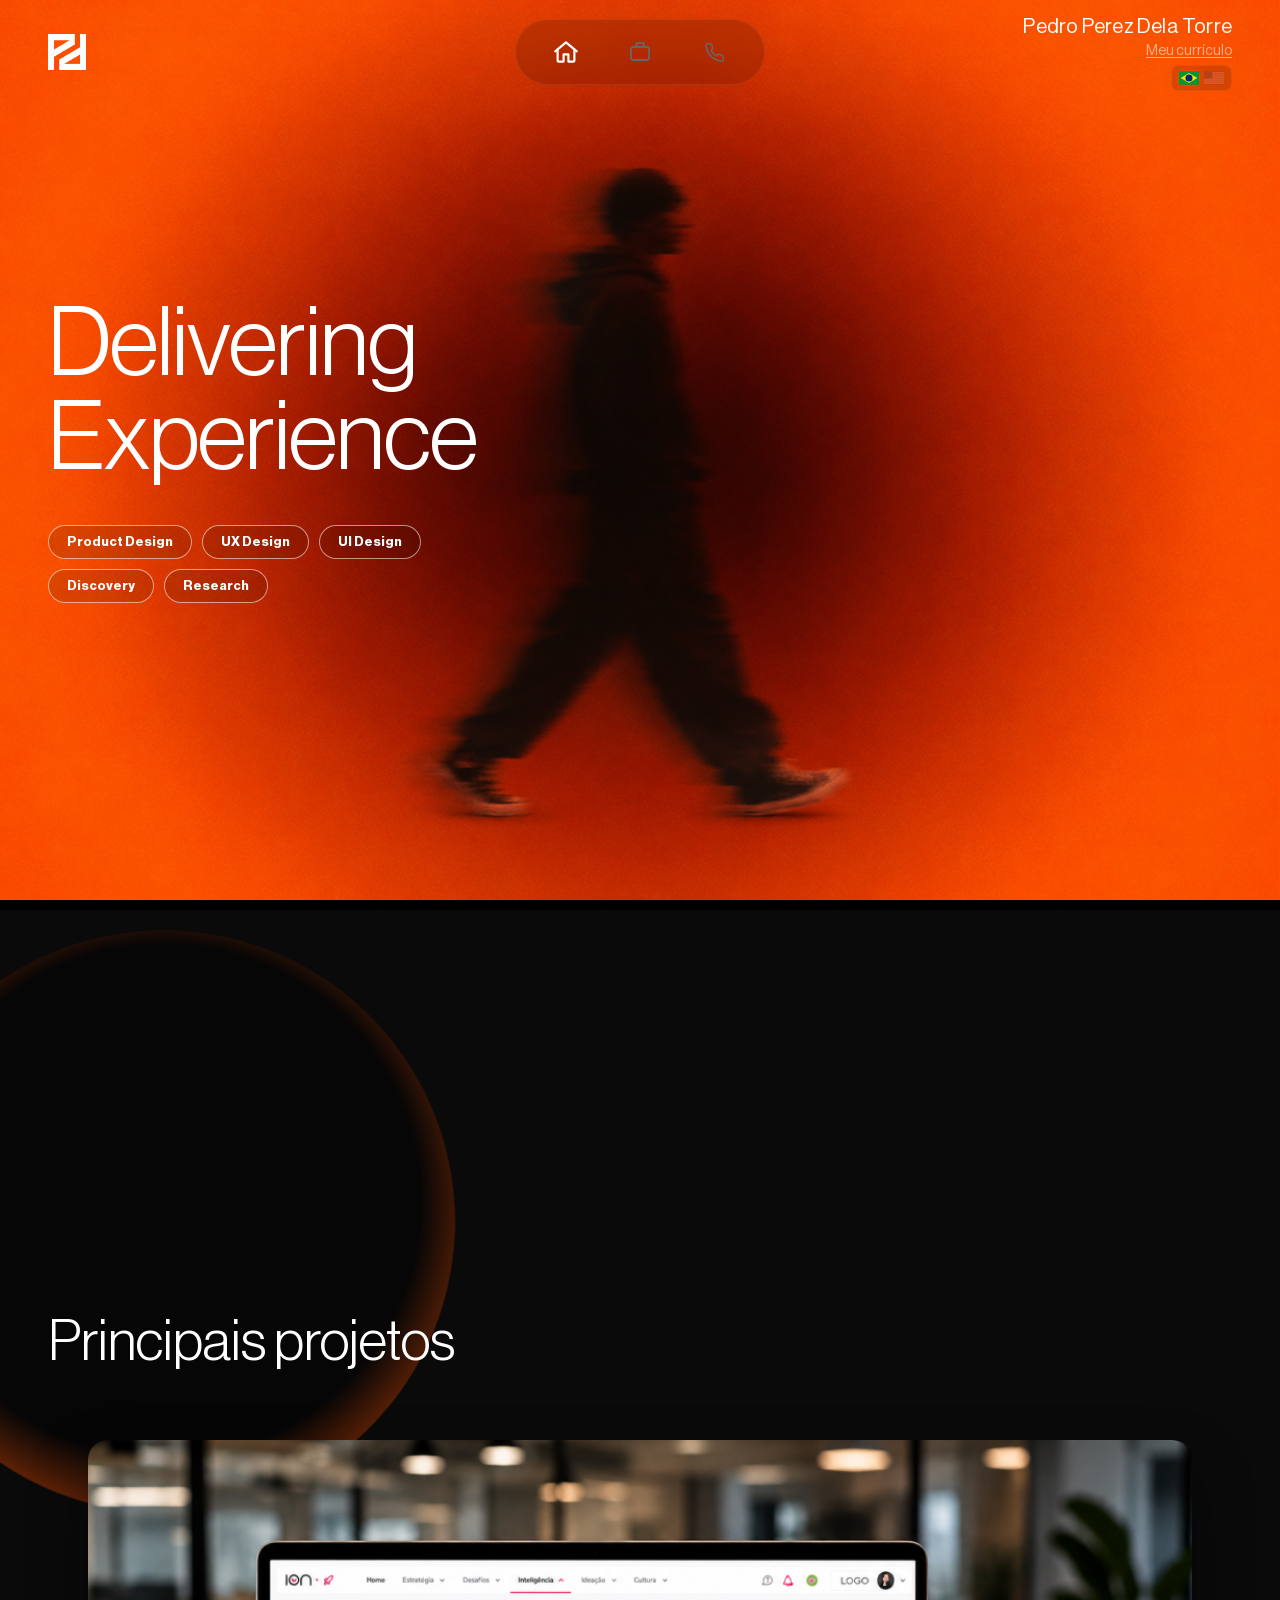
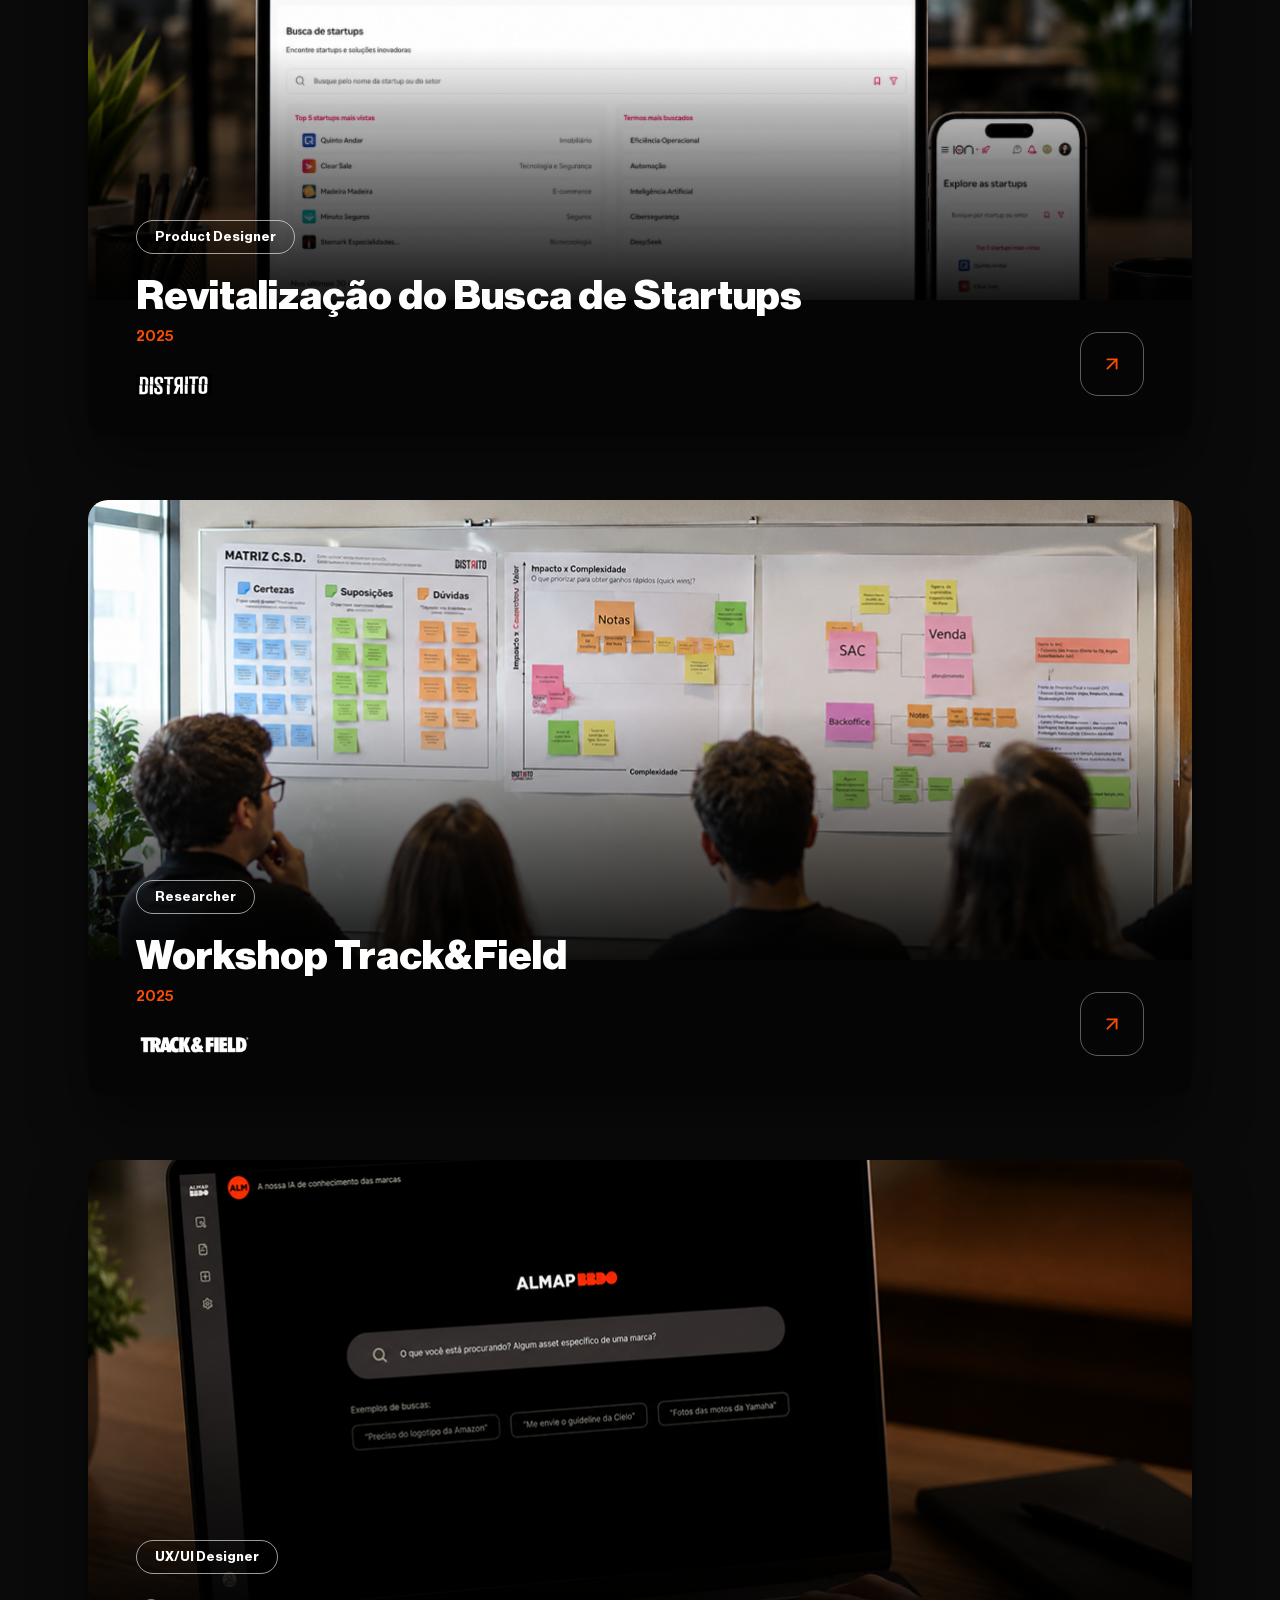
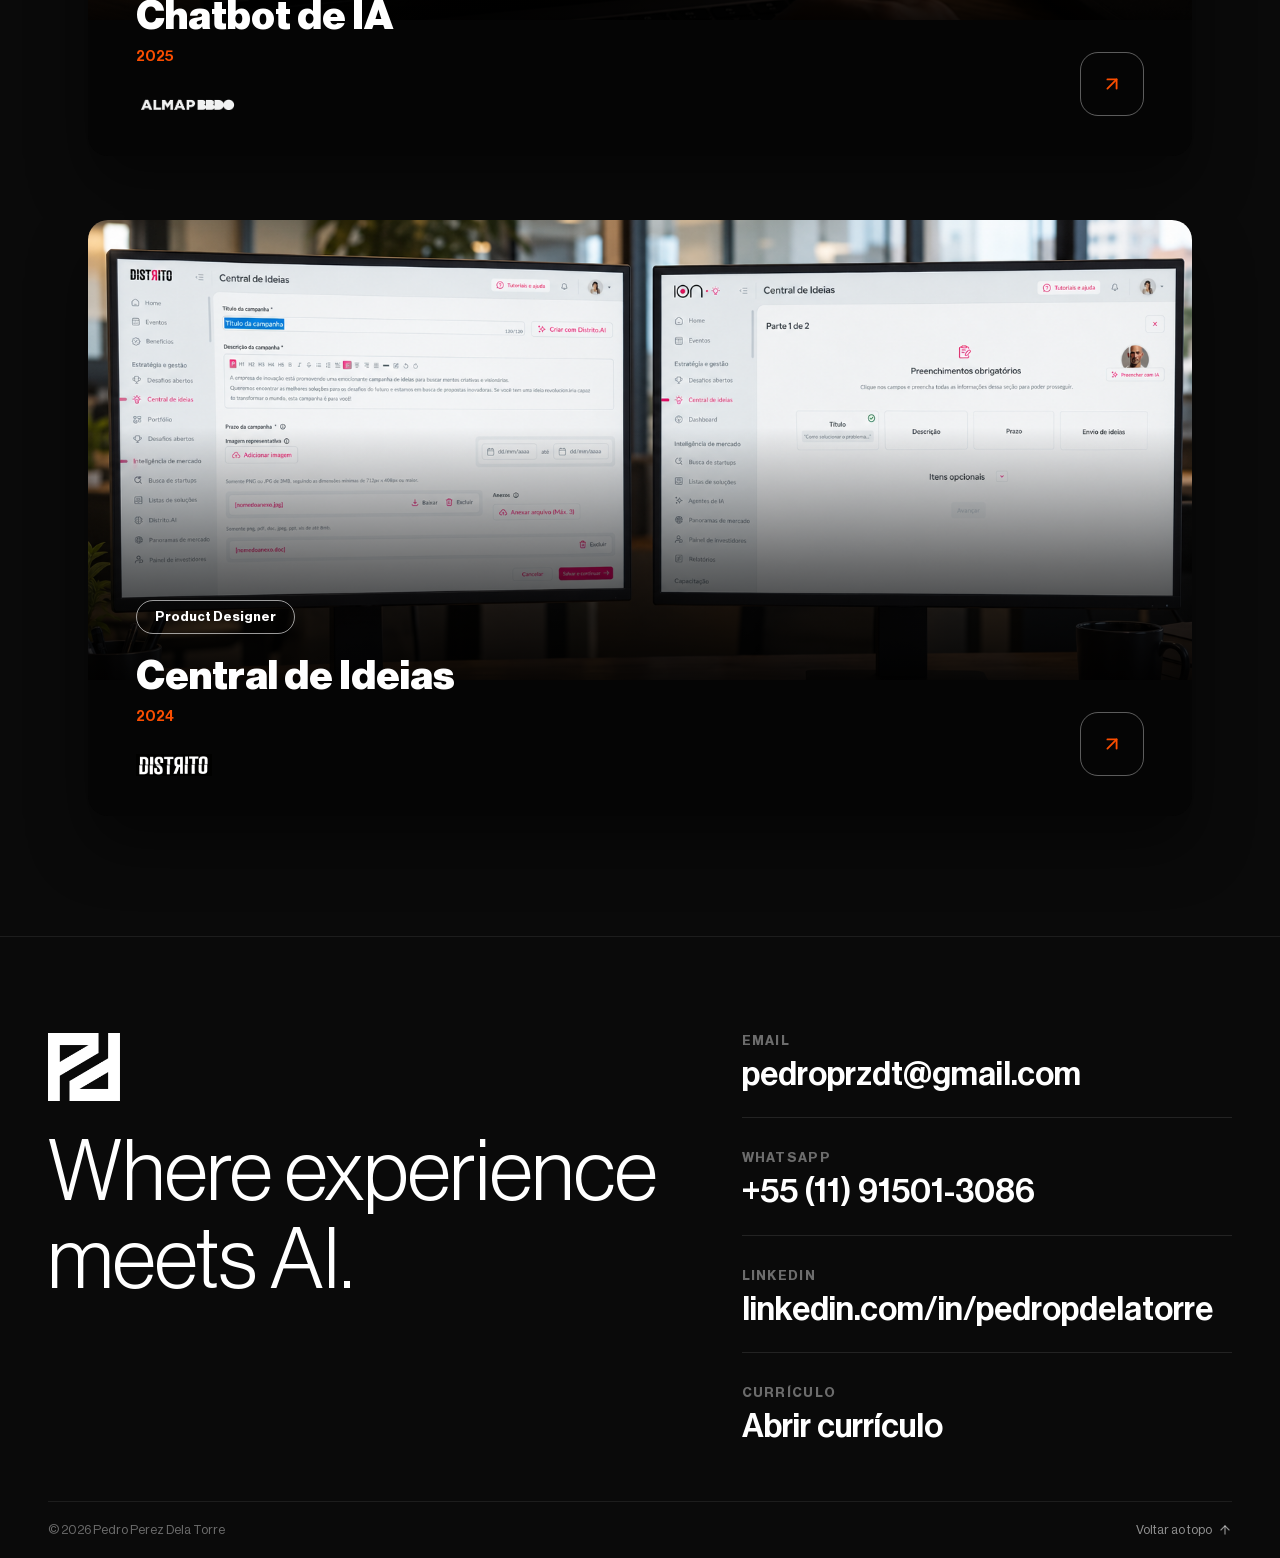
<file: index.html>
<!DOCTYPE html>
<html lang="pt-BR">
<head>
<meta charset="UTF-8" />
<meta name="viewport" content="width=device-width, initial-scale=1.0" />
<script type="text/javascript">
    (function(c,l,a,r,i,t,y){
        c[a]=c[a]||function(){(c[a].q=c[a].q||[]).push(arguments)};
        t=l.createElement(r);t.async=1;t.src="https://www.clarity.ms/tag/"+i;
        y=l.getElementsByTagName(r)[0];y.parentNode.insertBefore(t,y);
    })(window, document, "clarity", "script", "yr7c797htj");
</script>
<title>Pedro Perez Dela Torre — Product Designer</title>
<meta name="description" content="Product Designer com 5 anos de mercado, criando soluções centradas no usuário." />
<meta property="og:image" content="assets/og-cover.png" />
<link rel="icon" href="assets/favicon.png" />
<link rel="stylesheet" href="css/style.css" />
</head>
<body data-i18n-title="home.title" data-i18n-desc="home.desc">

<div class="cursor-glow" aria-hidden="true"></div>

<header class="topbar">
  <a class="logo-mark" href="assets/curriculo-pedro-perez.pdf" target="_blank" rel="noopener" aria-label="Abrir currículo" data-i18n-attr="aria-label:home.resume.aria"><img src="assets/logo.png" alt="Pedro Perez Dela Torre" /></a>

  <nav class="nav-pill">
    <a href="#home" data-section="home" aria-label="Home" data-i18n-attr="aria-label:home.nav.home.aria">
      <svg viewBox="0 0 24 24" fill="none" stroke="currentColor" stroke-width="1.8" stroke-linecap="round" stroke-linejoin="round"><path d="M3 11.5 12 4l9 7.5"/><path d="M5 10v9a1 1 0 0 0 1 1h4v-6h4v6h4a1 1 0 0 0 1-1v-9"/></svg>
    </a>
    <a href="#projetos" data-section="projetos" aria-label="Projetos" data-i18n-attr="aria-label:home.nav.projetos.aria">
      <svg viewBox="0 0 24 24" fill="none" stroke="currentColor" stroke-width="1.8" stroke-linecap="round" stroke-linejoin="round"><rect x="3" y="7" width="18" height="13" rx="2"/><path d="M8 7V5a2 2 0 0 1 2-2h4a2 2 0 0 1 2 2v2"/></svg>
    </a>
    <a href="#contato" data-section="contato" aria-label="Contato" data-i18n-attr="aria-label:home.nav.contato.aria">
      <svg viewBox="0 0 24 24" fill="none" stroke="currentColor" stroke-width="1.8" stroke-linecap="round" stroke-linejoin="round"><path d="M22 16.92v3a2 2 0 0 1-2.18 2 19.79 19.79 0 0 1-8.63-3.07 19.5 19.5 0 0 1-6-6 19.79 19.79 0 0 1-3.07-8.67A2 2 0 0 1 4.11 2h3a2 2 0 0 1 2 1.72c.127.96.361 1.903.7 2.81a2 2 0 0 1-.45 2.11L8.09 9.91a16 16 0 0 0 6 6l1.27-1.27a2 2 0 0 1 2.11-.45c.907.339 1.85.573 2.81.7A2 2 0 0 1 22 16.92z"/></svg>
    </a>
  </nav>

  <div class="topbar-right">
    <div class="name-col">
      <span class="name" data-i18n="home.name">Pedro Perez Dela Torre</span>
      <a class="resume-link" href="assets/curriculo-pedro-perez.pdf" target="_blank" rel="noopener" data-i18n="home.resume.label">Meu currículo</a>
    </div>
    <div class="lang-toggle" role="group" aria-label="Idioma / Language">
      <button type="button" class="lang-btn is-active" data-lang="pt" aria-pressed="true" aria-label="Português (Brasil)">
        <svg viewBox="0 0 24 16" xmlns="http://www.w3.org/2000/svg" aria-hidden="true"><rect width="24" height="16" fill="#009739"/><polygon points="12,2 22,8 12,14 2,8" fill="#FEDD00"/><circle cx="12" cy="8" r="4.2" fill="#002776"/></svg>
      </button>
      <button type="button" class="lang-btn" data-lang="en" aria-pressed="false" aria-label="English (US)">
        <svg viewBox="0 0 24 16" xmlns="http://www.w3.org/2000/svg" aria-hidden="true"><rect width="24" height="16" fill="#B22234"/><g fill="#fff"><rect y="1.23" width="24" height="1.23"/><rect y="3.69" width="24" height="1.23"/><rect y="6.15" width="24" height="1.23"/><rect y="8.62" width="24" height="1.23"/><rect y="11.08" width="24" height="1.23"/><rect y="13.54" width="24" height="1.23"/></g><rect width="10" height="8.62" fill="#3C3B6E"/></svg>
      </button>
    </div>
  </div>
</header>

<main>

  <section id="home" class="hero">
    <video class="hero-video" id="heroVideo" src="assets/hero-video.mp4" autoplay muted loop playsinline preload="auto" poster="assets/home-bg.png"></video>
    <div class="hero-inner">
      <div class="hero-bottom">
        <div class="hero-name" data-i18n="home.hero.name">Pedro Perez Dela Torre</div>
        <h1>Delivering<br>Experience</h1>
      </div>
      <div class="hero-tags">
        <div class="tags-row">
          <span>Product Design</span>
          <span>UX Design</span>
          <span>UI Design</span>
        </div>
        <div class="tags-row">
          <span>Discovery</span>
          <span>Research</span>
        </div>
      </div>
    </div>
  </section>

  <section id="projetos">
    <div class="projects-ball" aria-hidden="true"></div>

    <div class="projects-hero">
      <h1 data-i18n="home.projects.title">Principais projetos</h1>
    </div>

    <div class="project-list">

      <article class="project-card">
        <a class="card-link" href="projeto-distrito.html" aria-label="Ver case study: Revitalização do Busca de Startups" data-i18n-attr="aria-label:home.card.distrito.aria"></a>
        <div class="cover">
          <img src="assets/project-distrito-cover.png" alt="Revitalização do Busca de Startups — Distrito" data-i18n-attr="alt:home.card.distrito.alt" />
        </div>
        <div class="body">
          <span class="tag">Product Designer</span>
          <h2 data-i18n="home.card.distrito.title">Revitalização do Busca de Startups</h2>
          <div class="year">2025</div>
          <div class="brand"><img src="assets/logo-distrito.png" alt="Distrito" /></div>
          <span class="arrow-btn" aria-hidden="true">
            <svg viewBox="0 0 24 24" fill="none" stroke="currentColor" stroke-width="2" stroke-linecap="round" stroke-linejoin="round"><path d="M7 17 17 7"/><path d="M7 7h10v10"/></svg>
          </span>
        </div>
      </article>

      <article class="project-card">
        <a class="card-link" href="projeto-trackfield.html" aria-label="Ver case study: Workshop Track&amp;Field" data-i18n-attr="aria-label:home.card.trackfield.aria"></a>
        <div class="cover">
          <img src="assets/project-trackfield-cover.png" alt="Workshop Track&amp;Field" data-i18n-attr="alt:home.card.trackfield.alt" />
        </div>
        <div class="body">
          <span class="tag">Researcher</span>
          <h2 data-i18n="home.card.trackfield.title">Workshop Track&amp;Field</h2>
          <div class="year">2025</div>
          <div class="brand"><img src="assets/logo-trackfield.png" alt="Track&amp;Field" /></div>
          <span class="arrow-btn" aria-hidden="true">
            <svg viewBox="0 0 24 24" fill="none" stroke="currentColor" stroke-width="2" stroke-linecap="round" stroke-linejoin="round"><path d="M7 17 17 7"/><path d="M7 7h10v10"/></svg>
          </span>
        </div>
      </article>

      <article class="project-card">
        <a class="card-link" href="projeto-almap.html" aria-label="Ver case study: Chatbot de IA" data-i18n-attr="aria-label:home.card.almap.aria"></a>
        <div class="cover">
          <img src="assets/project-almap-cover.png" alt="Chatbot de IA — Almap BBDO" data-i18n-attr="alt:home.card.almap.alt" />
        </div>
        <div class="body">
          <span class="tag">UX/UI Designer</span>
          <h2 data-i18n="home.card.almap.title">Chatbot de IA</h2>
          <div class="year">2025</div>
          <div class="brand"><img src="assets/logo-almap.png" alt="Almap BBDO" /></div>
          <span class="arrow-btn" aria-hidden="true">
            <svg viewBox="0 0 24 24" fill="none" stroke="currentColor" stroke-width="2" stroke-linecap="round" stroke-linejoin="round"><path d="M7 17 17 7"/><path d="M7 7h10v10"/></svg>
          </span>
        </div>
      </article>

      <article class="project-card">
        <a class="card-link" href="projeto-central-ideias.html" aria-label="Ver case study: Central de Ideias" data-i18n-attr="aria-label:home.card.centralIdeias.aria"></a>
        <div class="cover">
          <img src="assets/project-central-ideias-cover.png" alt="Central de Ideias — Distrito" data-i18n-attr="alt:home.card.centralIdeias.alt" />
        </div>
        <div class="body">
          <span class="tag">Product Designer</span>
          <h2 data-i18n="home.card.centralIdeias.title">Central de Ideias</h2>
          <div class="year">2024</div>
          <div class="brand"><img src="assets/logo-distrito.png" alt="Distrito" /></div>
          <span class="arrow-btn" aria-hidden="true">
            <svg viewBox="0 0 24 24" fill="none" stroke="currentColor" stroke-width="2" stroke-linecap="round" stroke-linejoin="round"><path d="M7 17 17 7"/><path d="M7 7h10v10"/></svg>
          </span>
        </div>
      </article>

    </div>
  </section>

  <footer id="contato" class="site-footer">
    <div class="footer-split">
      <div class="footer-intro">
        <div class="logo-mark"><img src="assets/logo.png" alt="Pedro Perez Dela Torre" /></div>
        <h2>Where experience<br>meets AI.</h2>
      </div>
      <div class="contact-col">
        <div class="row">
          <label>Email</label>
          <a href="https://mail.google.com/mail/?view=cm&fs=1&to=pedroprzdt@gmail.com&su=Contato%20via%20portf%C3%B3lio&body=Ol%C3%A1%20Pedro%2C%20vi%20seu%20portf%C3%B3lio%20e%20gostaria%20de%20entrar%20em%20contato." target="_blank" rel="noopener" data-i18n-attr="href:home.contact.email.href">pedroprzdt@gmail.com</a>
        </div>
        <div class="row">
          <label>WhatsApp</label>
          <a href="https://wa.me/5511915013086?text=Ol%C3%A1%20Pedro%2C%20vi%20seu%20portf%C3%B3lio%20e%20gostaria%20de%20entrar%20em%20contato." target="_blank" rel="noopener" data-i18n-attr="href:home.contact.whatsapp.href">+55 (11) 91501-3086</a>
        </div>
        <div class="row">
          <label>LinkedIn</label>
          <a href="https://www.linkedin.com/in/pedropdelatorre" target="_blank" rel="noopener">linkedin.com/in/pedropdelatorre</a>
        </div>
        <div class="row">
          <label data-i18n="home.contact.resume.label">Currículo</label>
          <a href="assets/curriculo-pedro-perez.pdf" target="_blank" rel="noopener" data-i18n="home.contact.resume.linktext">Abrir currículo</a>
        </div>
      </div>
    </div>

    <div class="footer-bottom">
      <span>© 2026 Pedro Perez Dela Torre</span>
      <a href="#home" class="back-top">
        <span data-i18n="home.footer.backtop">Voltar ao topo</span>
        <svg width="14" height="14" viewBox="0 0 24 24" fill="none" stroke="currentColor" stroke-width="2" stroke-linecap="round" stroke-linejoin="round"><path d="M12 19V5"/><path d="m5 12 7-7 7 7"/></svg>
      </a>
    </div>
  </footer>

</main>

<script src="js/i18n.js"></script>
<script src="js/main.js"></script>
</body>
</html>
</file>
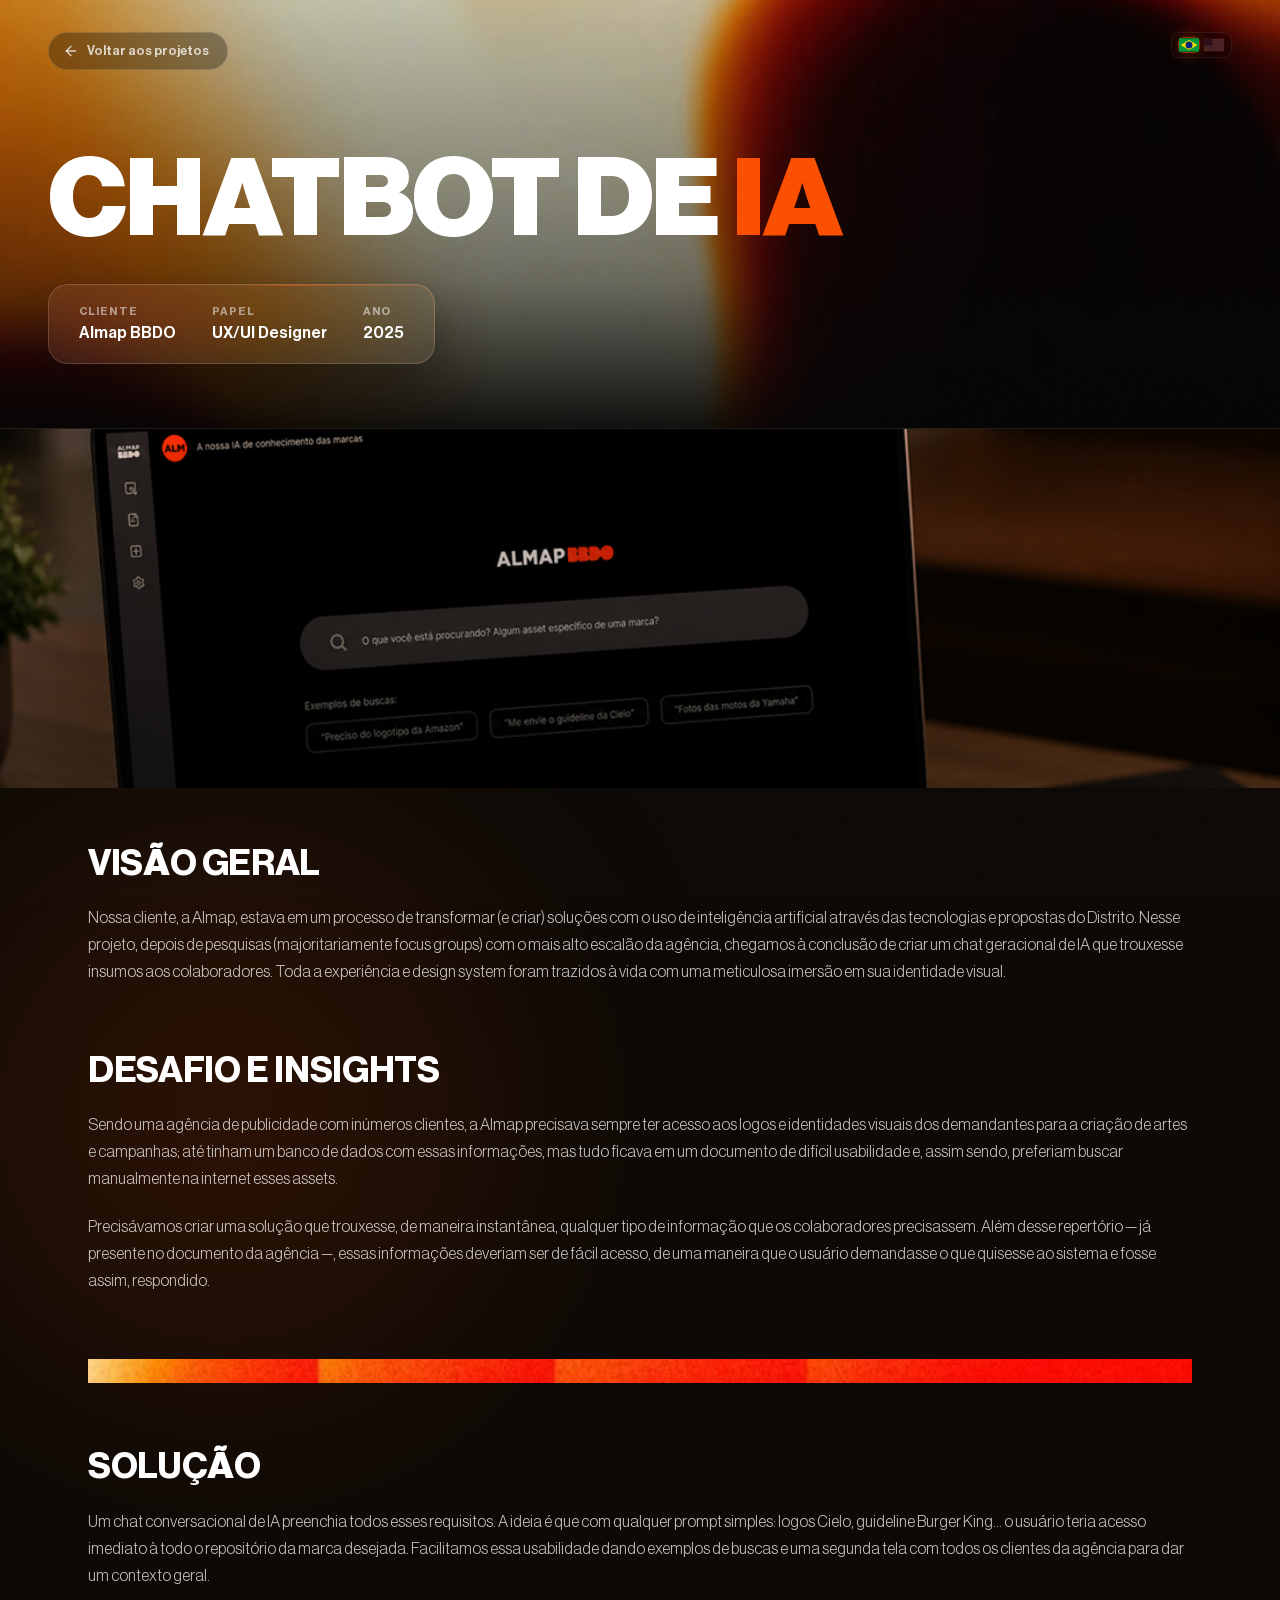
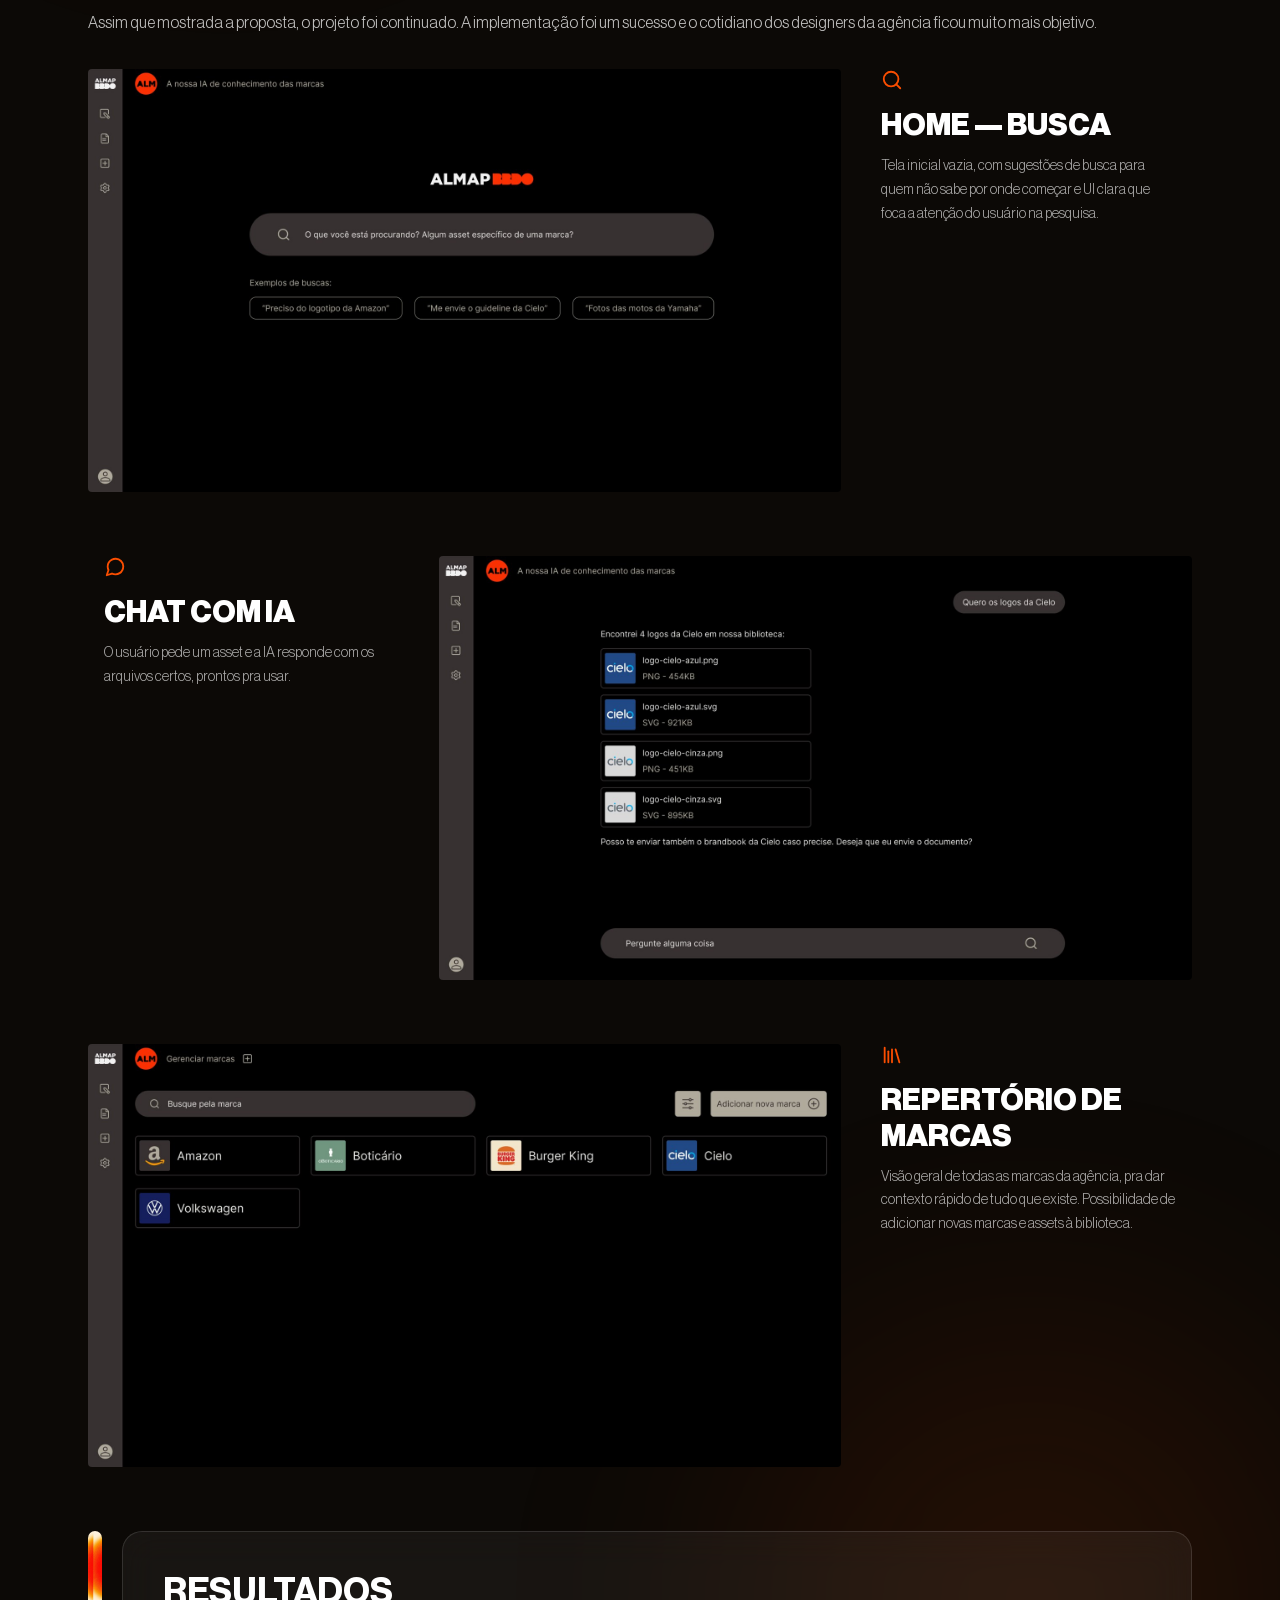
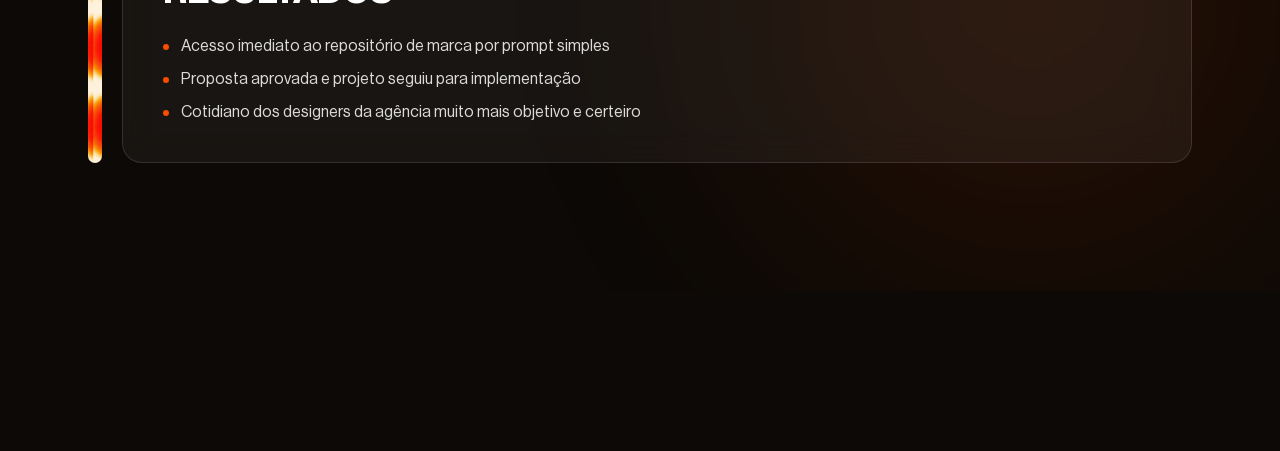
<file: projeto-almap.html>
<!DOCTYPE html>
<html lang="pt-BR">
<head>
<meta charset="UTF-8" />
<meta name="viewport" content="width=device-width, initial-scale=1.0" />
<script type="text/javascript">
    (function(c,l,a,r,i,t,y){
        c[a]=c[a]||function(){(c[a].q=c[a].q||[]).push(arguments)};
        t=l.createElement(r);t.async=1;t.src="https://www.clarity.ms/tag/"+i;
        y=l.getElementsByTagName(r)[0];y.parentNode.insertBefore(t,y);
    })(window, document, "clarity", "script", "yr7c797htj");
</script>
<title>Chatbot de IA — Pedro Perez Dela Torre</title>
<meta name="description" content="Case study: chatbot de IA para busca de ativos de marca na Almap BBDO." />
<link rel="icon" href="assets/favicon.png" />
<link rel="stylesheet" href="css/style.css" />
<link rel="stylesheet" href="css/case-study.css" />
</head>
<body class="case-study" data-i18n-title="almap.title" data-i18n-desc="almap.desc">

<div class="cursor-glow" aria-hidden="true"></div>

<a href="index.html#projetos" class="cs-back">
  <svg viewBox="0 0 24 24" fill="none" stroke="currentColor" stroke-width="2" stroke-linecap="round" stroke-linejoin="round"><path d="M19 12H5"/><path d="m12 19-7-7 7-7"/></svg>
  <span data-i18n="cs.back">Voltar aos projetos</span>
</a>

<div class="lang-toggle cs-lang-toggle" role="group" aria-label="Idioma / Language">
  <button type="button" class="lang-btn is-active" data-lang="pt" aria-pressed="true" aria-label="Português (Brasil)">
    <svg viewBox="0 0 24 16" xmlns="http://www.w3.org/2000/svg" aria-hidden="true"><rect width="24" height="16" fill="#009739"/><polygon points="12,2 22,8 12,14 2,8" fill="#FEDD00"/><circle cx="12" cy="8" r="4.2" fill="#002776"/></svg>
  </button>
  <button type="button" class="lang-btn" data-lang="en" aria-pressed="false" aria-label="English (US)">
    <svg viewBox="0 0 24 16" xmlns="http://www.w3.org/2000/svg" aria-hidden="true"><rect width="24" height="16" fill="#B22234"/><g fill="#fff"><rect y="1.23" width="24" height="1.23"/><rect y="3.69" width="24" height="1.23"/><rect y="6.15" width="24" height="1.23"/><rect y="8.62" width="24" height="1.23"/><rect y="11.08" width="24" height="1.23"/><rect y="13.54" width="24" height="1.23"/></g><rect width="10" height="8.62" fill="#3C3B6E"/></svg>
  </button>
</div>

<section class="cs-hero">
  <div class="cs-heroimg" style="background-image:url('assets/case-study/vibe-flame.png')"></div>
  <div class="cs-darken"></div>
  <div class="cs-grain"></div>
  <div class="cs-hero-body">
    <h1 data-i18n="almap.hero.h1">Chatbot de <em>IA</em></h1>
    <div class="cs-glass-card">
      <div class="meta-item"><label data-i18n="cs.meta.client">Cliente</label><span>Almap BBDO</span></div>
      <div class="meta-item"><label data-i18n="cs.meta.role">Papel</label><span>UX/UI Designer</span></div>
      <div class="meta-item"><label data-i18n="cs.meta.year">Ano</label><span>2025</span></div>
    </div>
  </div>
</section>

<div class="cs-cover-wrap"><img src="assets/project-almap-cover.png" alt="Chatbot de IA" style="object-position:center 20%;" data-i18n-attr="alt:almap.cover.alt" /></div>

<div class="cs-content">
  <div class="glow-spot a"></div>
  <div>
    <h2 class="cs-section-title" data-i18n="cs.section.overview">Visão geral</h2>
    <p class="cs-body-text" data-i18n="almap.overview.p1">Nossa cliente, a Almap, estava em um processo de transformar (e criar) soluções com o uso de inteligência artificial através das tecnologias e propostas do Distrito. Nesse projeto, depois de pesquisas (majoritariamente focus groups) com o mais alto escalão da agência, chegamos à conclusão de criar um chat geracional de IA que trouxesse insumos aos colaboradores. Toda a experiência e design system foram trazidos à vida com uma meticulosa imersão em sua identidade visual.</p>
  </div>

  <div>
    <h2 class="cs-section-title" data-i18n="cs.section.challenge">Desafio e insights</h2>
    <p class="cs-body-text" data-i18n="almap.challenge.p1">Sendo uma agência de publicidade com inúmeros clientes, a Almap precisava sempre ter acesso aos logos e identidades visuais dos demandantes para a criação de artes e campanhas; até tinham um banco de dados com essas informações, mas tudo ficava em um documento de difícil usabilidade e, assim sendo, preferiam buscar manualmente na internet esses assets.</p>
    <p class="cs-body-text" style="margin-top:20px;" data-i18n="almap.challenge.p2">Precisávamos criar uma solução que trouxesse, de maneira instantânea, qualquer tipo de informação que os colaboradores precisassem. Além desse repertório — já presente no documento da agência —, essas informações deveriam ser de fácil acesso, de uma maneira que o usuário demandasse o que quisesse ao sistema e fosse assim, respondido.</p>
  </div>
</div>

<div class="cs-strip-divider"></div>

<div class="cs-content">
  <div class="glow-spot c"></div>
  <div>
    <h2 class="cs-section-title" data-i18n="cs.section.solution">Solução</h2>
    <p class="cs-body-text" data-i18n="almap.solution.p1">Um chat conversacional de IA preenchia todos esses requisitos. A ideia é que com qualquer prompt simples: logos Cielo, guideline Burger King… o usuário teria acesso imediato à todo o repositório da marca desejada. Facilitamos essa usabilidade dando exemplos de buscas e uma segunda tela com todos os clientes da agência para dar um contexto geral.</p>
    <p class="cs-body-text" style="margin-top:20px;" data-i18n="almap.solution.p2">Assim que mostrada a proposta, o projeto foi continuado. A implementação foi um sucesso e o cotidiano dos designers da agência ficou muito mais objetivo.</p>

    <div class="cs-zigzag">
      <div class="cs-zigzag-row">
        <div class="cs-zigzag-imgwrap"><img src="assets/case-study/almap/home.jpg" alt="Home — busca" data-i18n-attr="alt:almap.zigzag.alt1" /></div>
        <div class="cs-zigzag-text">
          <div class="cs-zigzag-num"><svg viewBox="0 0 24 24" fill="none" stroke="currentColor" stroke-width="2" stroke-linecap="round" stroke-linejoin="round"><circle cx="11" cy="11" r="8"/><path d="m21 21-4.3-4.3"/></svg></div>
          <div class="cs-zigzag-title" data-i18n="almap.zigzag.title1">Home — busca</div>
          <div class="cs-zigzag-desc" data-i18n="almap.zigzag.desc1">Tela inicial vazia, com sugestões de busca para quem não sabe por onde começar e UI clara que foca a atenção do usuário na pesquisa.</div>
        </div>
      </div>
      <div class="cs-zigzag-row rev">
        <div class="cs-zigzag-imgwrap"><img src="assets/case-study/almap/chat.jpg" alt="Chat com IA" data-i18n-attr="alt:almap.zigzag.alt2" /></div>
        <div class="cs-zigzag-text">
          <div class="cs-zigzag-num"><svg viewBox="0 0 24 24" fill="none" stroke="currentColor" stroke-width="2" stroke-linecap="round" stroke-linejoin="round"><path d="M21 11.5a8.38 8.38 0 0 1-.9 3.8 8.5 8.5 0 0 1-7.6 4.7 8.38 8.38 0 0 1-3.8-.9L3 21l1.9-5.7a8.38 8.38 0 0 1-.9-3.8 8.5 8.5 0 0 1 4.7-7.6 8.38 8.38 0 0 1 3.8-.9h.5a8.48 8.48 0 0 1 8 8v.5z"/></svg></div>
          <div class="cs-zigzag-title" data-i18n="almap.zigzag.title2">Chat com IA</div>
          <div class="cs-zigzag-desc" data-i18n="almap.zigzag.desc2">O usuário pede um asset e a IA responde com os arquivos certos, prontos pra usar.</div>
        </div>
      </div>
      <div class="cs-zigzag-row">
        <div class="cs-zigzag-imgwrap"><img src="assets/case-study/almap/marcas.jpg" alt="Gerenciar marcas" data-i18n-attr="alt:almap.zigzag.alt3" /></div>
        <div class="cs-zigzag-text">
          <div class="cs-zigzag-num"><svg viewBox="0 0 24 24" fill="none" stroke="currentColor" stroke-width="2" stroke-linecap="round" stroke-linejoin="round"><path d="m16 6 4 14"/><path d="M12 6v14"/><path d="M8 8v12"/><path d="M4 4v16"/></svg></div>
          <div class="cs-zigzag-title" data-i18n="almap.zigzag.title3">Repertório de marcas</div>
          <div class="cs-zigzag-desc" data-i18n="almap.zigzag.desc3">Visão geral de todas as marcas da agência, pra dar contexto rápido de tudo que existe. Possibilidade de adicionar novas marcas e assets à biblioteca.</div>
        </div>
      </div>
    </div>
  </div>

  <div class="cs-result-row">
    <div class="cs-rail-accent"></div>
    <div class="cs-result-card">
      <h2 class="cs-section-title" style="margin-bottom:24px;" data-i18n="cs.section.results">Resultados</h2>
      <ul class="cs-result-list">
        <li data-i18n="almap.results.li1">Acesso imediato ao repositório de marca por prompt simples</li>
        <li data-i18n="almap.results.li2">Proposta aprovada e projeto seguiu para implementação</li>
        <li data-i18n="almap.results.li3">Cotidiano dos designers da agência muito mais objetivo e certeiro</li>
      </ul>
    </div>
  </div>
</div>

<script src="js/i18n.js"></script>
<script src="js/main.js"></script>
</body>
</html>
</file>
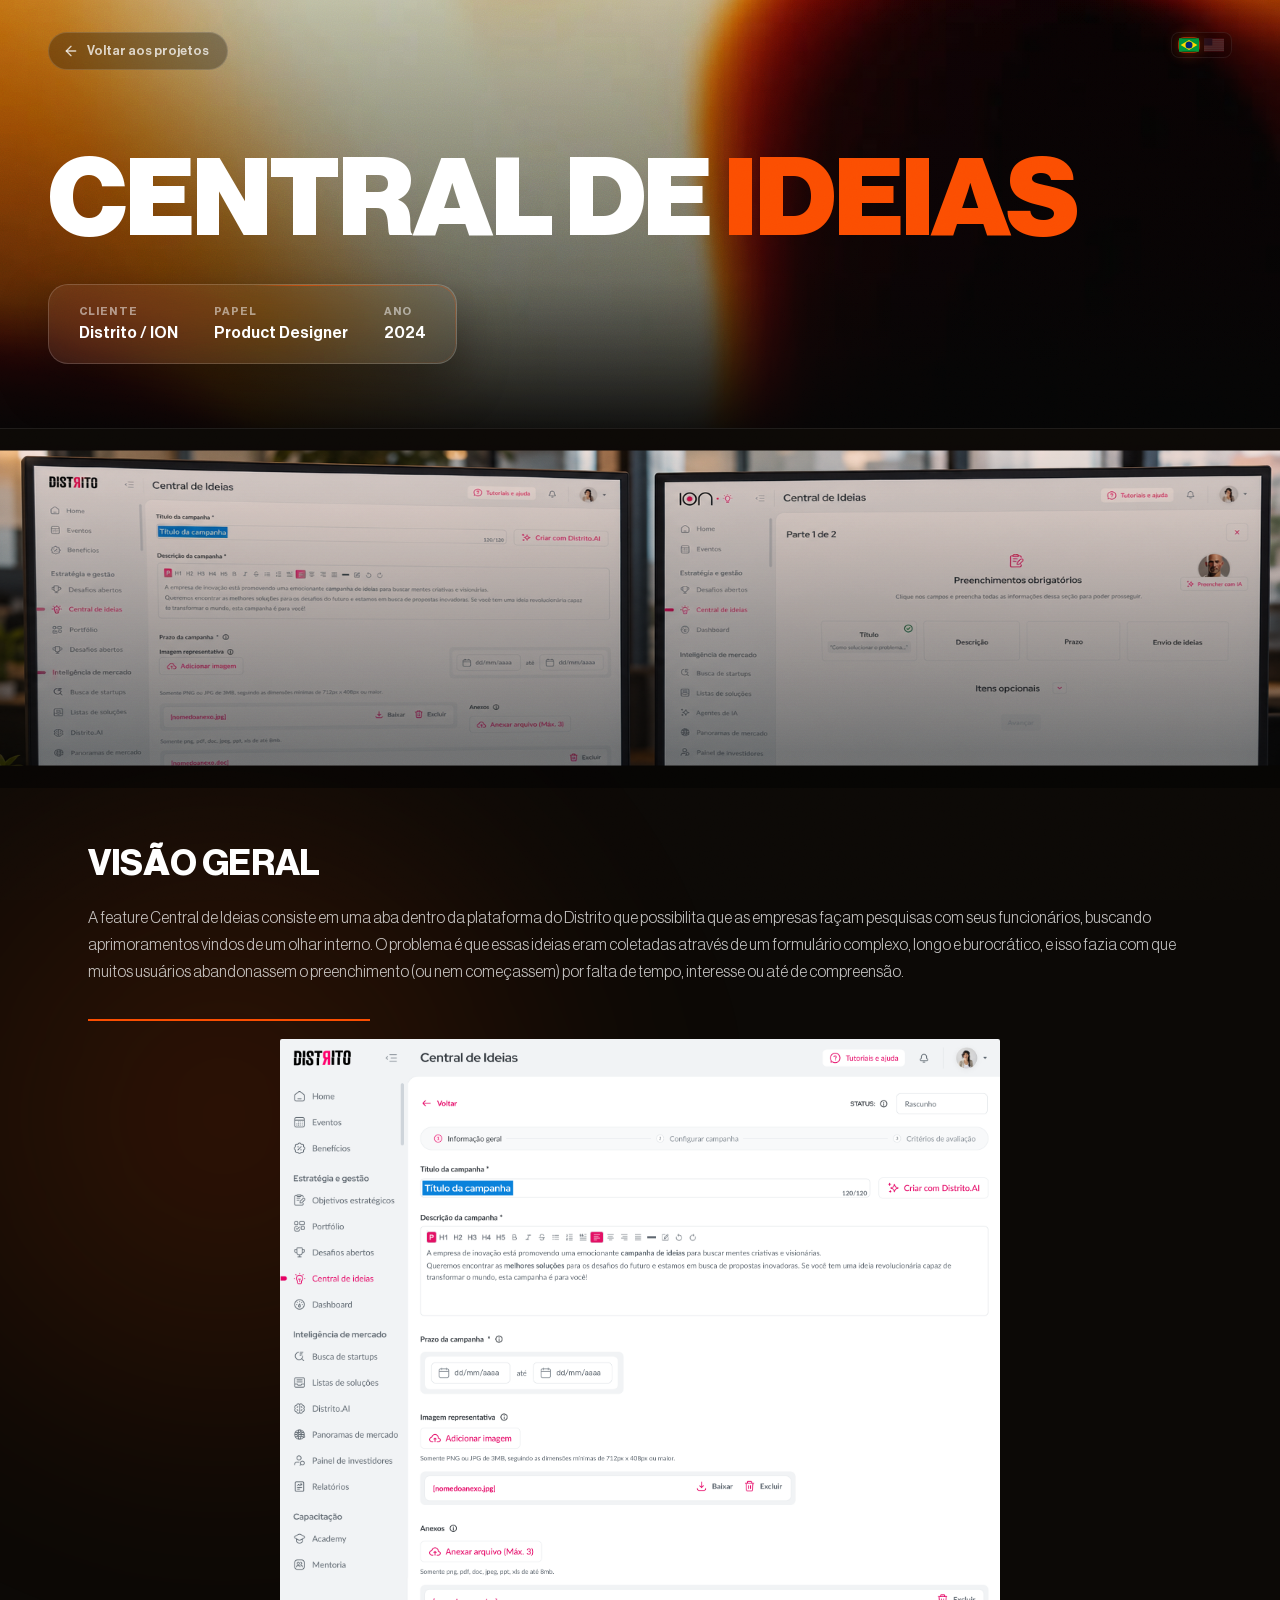
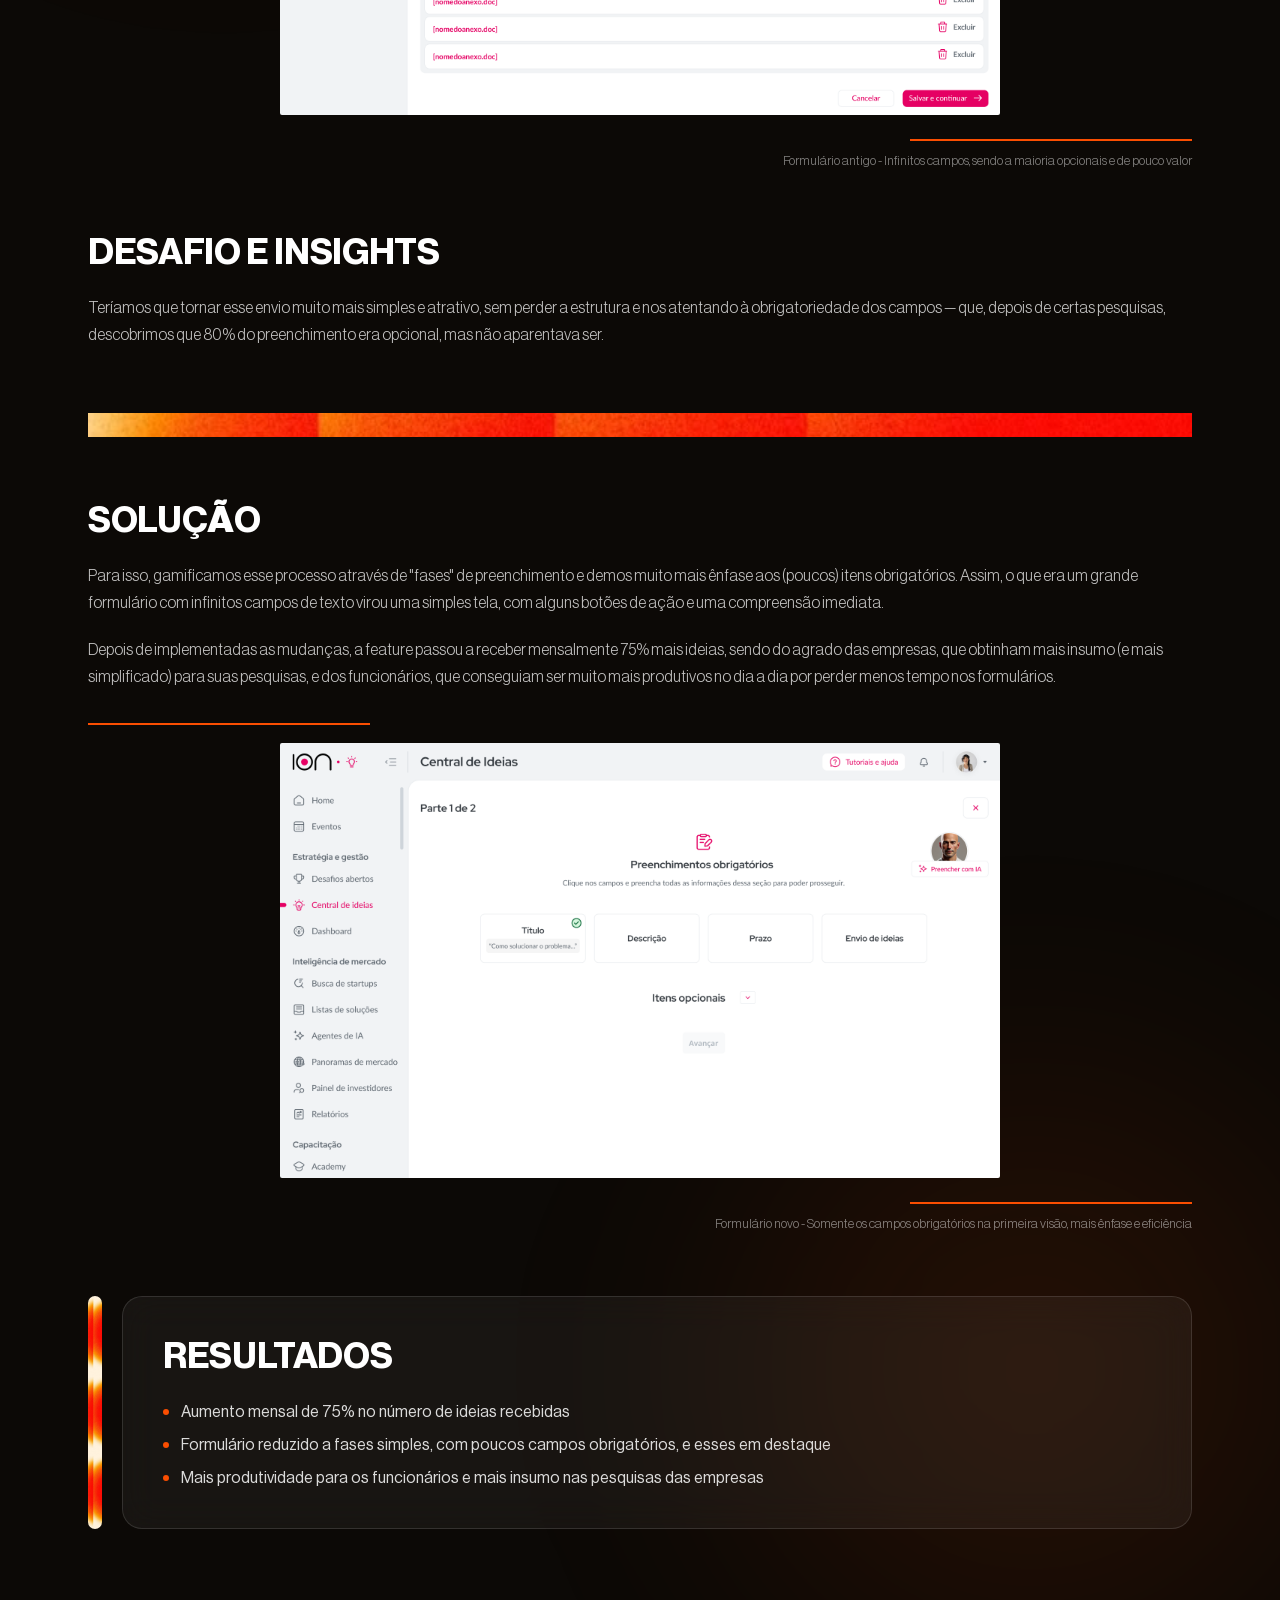
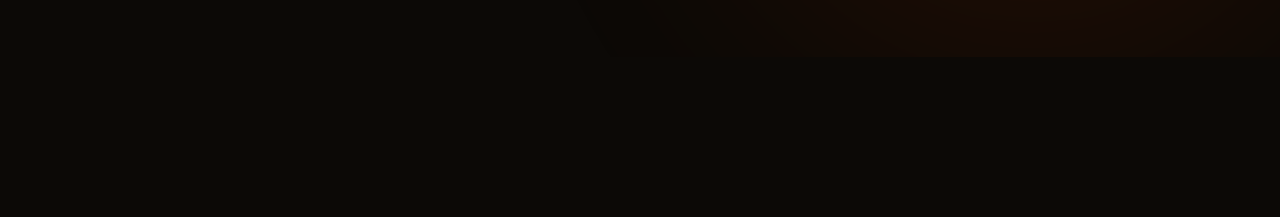
<file: projeto-central-ideias.html>
<!DOCTYPE html>
<html lang="pt-BR">
<head>
<meta charset="UTF-8" />
<meta name="viewport" content="width=device-width, initial-scale=1.0" />
<script type="text/javascript">
    (function(c,l,a,r,i,t,y){
        c[a]=c[a]||function(){(c[a].q=c[a].q||[]).push(arguments)};
        t=l.createElement(r);t.async=1;t.src="https://www.clarity.ms/tag/"+i;
        y=l.getElementsByTagName(r)[0];y.parentNode.insertBefore(t,y);
    })(window, document, "clarity", "script", "yr7c797htj");
</script>
<title>Central de Ideias — Pedro Perez Dela Torre</title>
<meta name="description" content="Case study: redesign do fluxo de criação de campanhas da Central de Ideias (Distrito / ION)." />
<link rel="icon" href="assets/favicon.png" />
<link rel="stylesheet" href="css/style.css" />
<link rel="stylesheet" href="css/case-study.css" />
</head>
<body class="case-study" data-i18n-title="centralIdeias.title" data-i18n-desc="centralIdeias.desc">

<div class="cursor-glow" aria-hidden="true"></div>

<a href="index.html#projetos" class="cs-back">
  <svg viewBox="0 0 24 24" fill="none" stroke="currentColor" stroke-width="2" stroke-linecap="round" stroke-linejoin="round"><path d="M19 12H5"/><path d="m12 19-7-7 7-7"/></svg>
  <span data-i18n="cs.back">Voltar aos projetos</span>
</a>

<div class="lang-toggle cs-lang-toggle" role="group" aria-label="Idioma / Language">
  <button type="button" class="lang-btn is-active" data-lang="pt" aria-pressed="true" aria-label="Português (Brasil)">
    <svg viewBox="0 0 24 16" xmlns="http://www.w3.org/2000/svg" aria-hidden="true"><rect width="24" height="16" fill="#009739"/><polygon points="12,2 22,8 12,14 2,8" fill="#FEDD00"/><circle cx="12" cy="8" r="4.2" fill="#002776"/></svg>
  </button>
  <button type="button" class="lang-btn" data-lang="en" aria-pressed="false" aria-label="English (US)">
    <svg viewBox="0 0 24 16" xmlns="http://www.w3.org/2000/svg" aria-hidden="true"><rect width="24" height="16" fill="#B22234"/><g fill="#fff"><rect y="1.23" width="24" height="1.23"/><rect y="3.69" width="24" height="1.23"/><rect y="6.15" width="24" height="1.23"/><rect y="8.62" width="24" height="1.23"/><rect y="11.08" width="24" height="1.23"/><rect y="13.54" width="24" height="1.23"/></g><rect width="10" height="8.62" fill="#3C3B6E"/></svg>
  </button>
</div>

<section class="cs-hero">
  <div class="cs-heroimg" style="background-image:url('assets/case-study/vibe-flame.png')"></div>
  <div class="cs-darken"></div>
  <div class="cs-grain"></div>
  <div class="cs-hero-body">
    <h1 data-i18n="centralIdeias.hero.h1">Central de <em>Ideias</em></h1>
    <div class="cs-glass-card">
      <div class="meta-item"><label data-i18n="cs.meta.client">Cliente</label><span>Distrito / ION</span></div>
      <div class="meta-item"><label data-i18n="cs.meta.role">Papel</label><span>Product Designer</span></div>
      <div class="meta-item"><label data-i18n="cs.meta.year">Ano</label><span>2024</span></div>
    </div>
  </div>
</section>

<div class="cs-cover-wrap"><img src="assets/project-central-ideias-cover.png" alt="Central de Ideias" style="object-position:center 25%; transform:scaleY(0.88); transform-origin:center;" data-i18n-attr="alt:centralIdeias.cover.alt" /></div>

<div class="cs-content">
  <div class="glow-spot a"></div>
  <div>
    <h2 class="cs-section-title" data-i18n="cs.section.overview">Visão geral</h2>
    <p class="cs-body-text" data-i18n="centralIdeias.overview.p1">A feature Central de Ideias consiste em uma aba dentro da plataforma do Distrito que possibilita que as empresas façam pesquisas com seus funcionários, buscando aprimoramentos vindos de um olhar interno. O problema é que essas ideias eram coletadas através de um formulário complexo, longo e burocrático, e isso fazia com que muitos usuários abandonassem o preenchimento (ou nem começassem) por falta de tempo, interesse ou até de compreensão.</p>
    <div class="cs-editorial-rule"></div>
    <div class="cs-editorial-img">
      <img src="assets/case-study/central-ideias-antes.png" alt="Antes" data-i18n-attr="alt:centralIdeias.overview.imgAlt" />
    </div>
    <div class="cs-editorial-rule bottom-right"></div>
    <div class="cs-editorial-cap" data-i18n="centralIdeias.overview.cap">Formulário antigo - Infinitos campos, sendo a maioria opcionais e de pouco valor</div>
  </div>

  <div>
    <h2 class="cs-section-title" data-i18n="cs.section.challenge">Desafio e insights</h2>
    <p class="cs-body-text" data-i18n="centralIdeias.challenge.p1">Teríamos que tornar esse envio muito mais simples e atrativo, sem perder a estrutura e nos atentando à obrigatoriedade dos campos — que, depois de certas pesquisas, descobrimos que 80% do preenchimento era opcional, mas não aparentava ser.</p>
  </div>
</div>

<div class="cs-strip-divider"></div>

<div class="cs-content">
  <div class="glow-spot c"></div>
  <div>
    <h2 class="cs-section-title" data-i18n="cs.section.solution">Solução</h2>
    <p class="cs-body-text" data-i18n="centralIdeias.solution.p1">Para isso, gamificamos esse processo através de "fases" de preenchimento e demos muito mais ênfase aos (poucos) itens obrigatórios. Assim, o que era um grande formulário com infinitos campos de texto virou uma simples tela, com alguns botões de ação e uma compreensão imediata.</p>
    <p class="cs-body-text" style="margin-top:20px;" data-i18n="centralIdeias.solution.p2">Depois de implementadas as mudanças, a feature passou a receber mensalmente 75% mais ideias, sendo do agrado das empresas, que obtinham mais insumo (e mais simplificado) para suas pesquisas, e dos funcionários, que conseguiam ser muito mais produtivos no dia a dia por perder menos tempo nos formulários.</p>
    <div class="cs-editorial-rule"></div>
    <div class="cs-editorial-img">
      <img src="assets/case-study/central-ideias-depois.png" alt="Depois" data-i18n-attr="alt:centralIdeias.solution.imgAlt" />
    </div>
    <div class="cs-editorial-rule bottom-right"></div>
    <div class="cs-editorial-cap" data-i18n="centralIdeias.solution.cap">Formulário novo - Somente os campos obrigatórios na primeira visão, mais ênfase e eficiência</div>
  </div>

  <div class="cs-result-row">
    <div class="cs-rail-accent"></div>
    <div class="cs-result-card">
      <h2 class="cs-section-title" style="margin-bottom:24px;" data-i18n="cs.section.results">Resultados</h2>
      <ul class="cs-result-list">
        <li data-i18n="centralIdeias.results.li1">Aumento mensal de 75% no número de ideias recebidas</li>
        <li data-i18n="centralIdeias.results.li2">Formulário reduzido a fases simples, com poucos campos obrigatórios, e esses em destaque</li>
        <li data-i18n="centralIdeias.results.li3">Mais produtividade para os funcionários e mais insumo nas pesquisas das empresas</li>
      </ul>
    </div>
  </div>
</div>

<script src="js/i18n.js"></script>
<script src="js/main.js"></script>
</body>
</html>
</file>
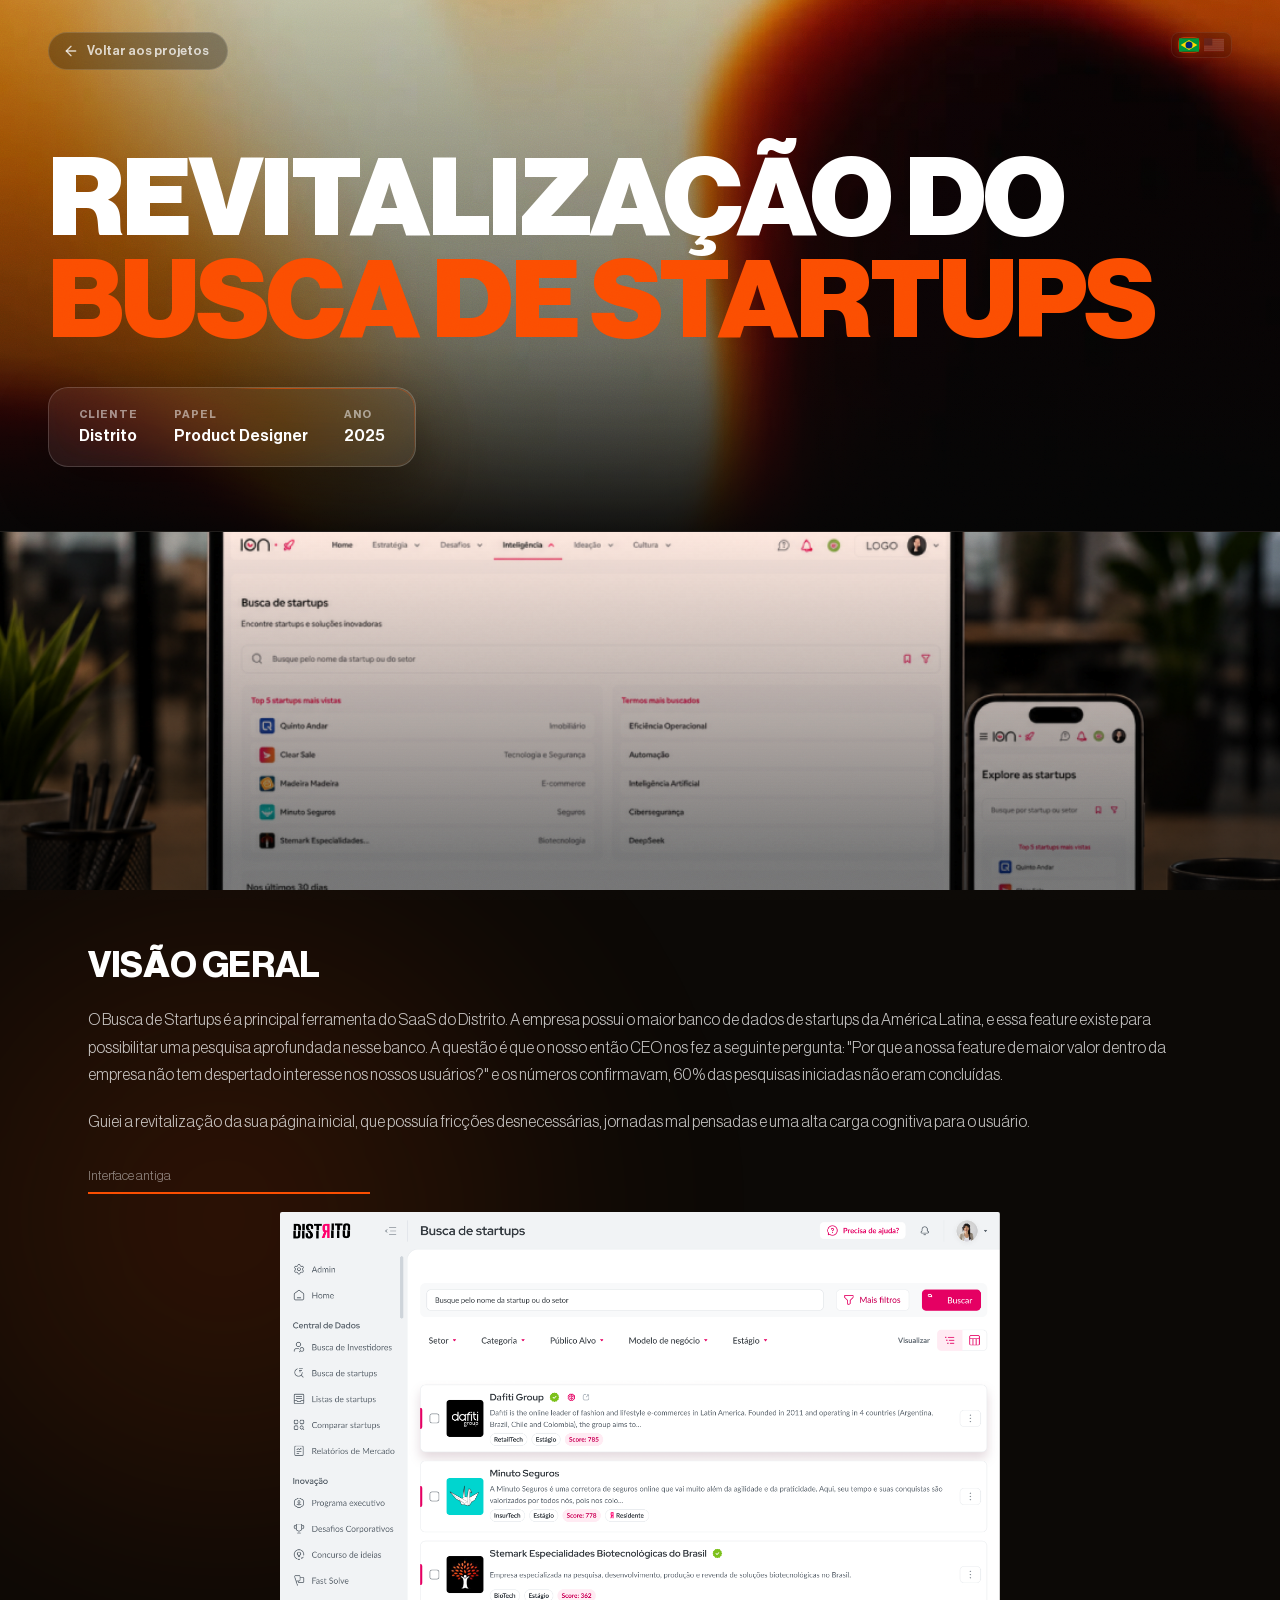
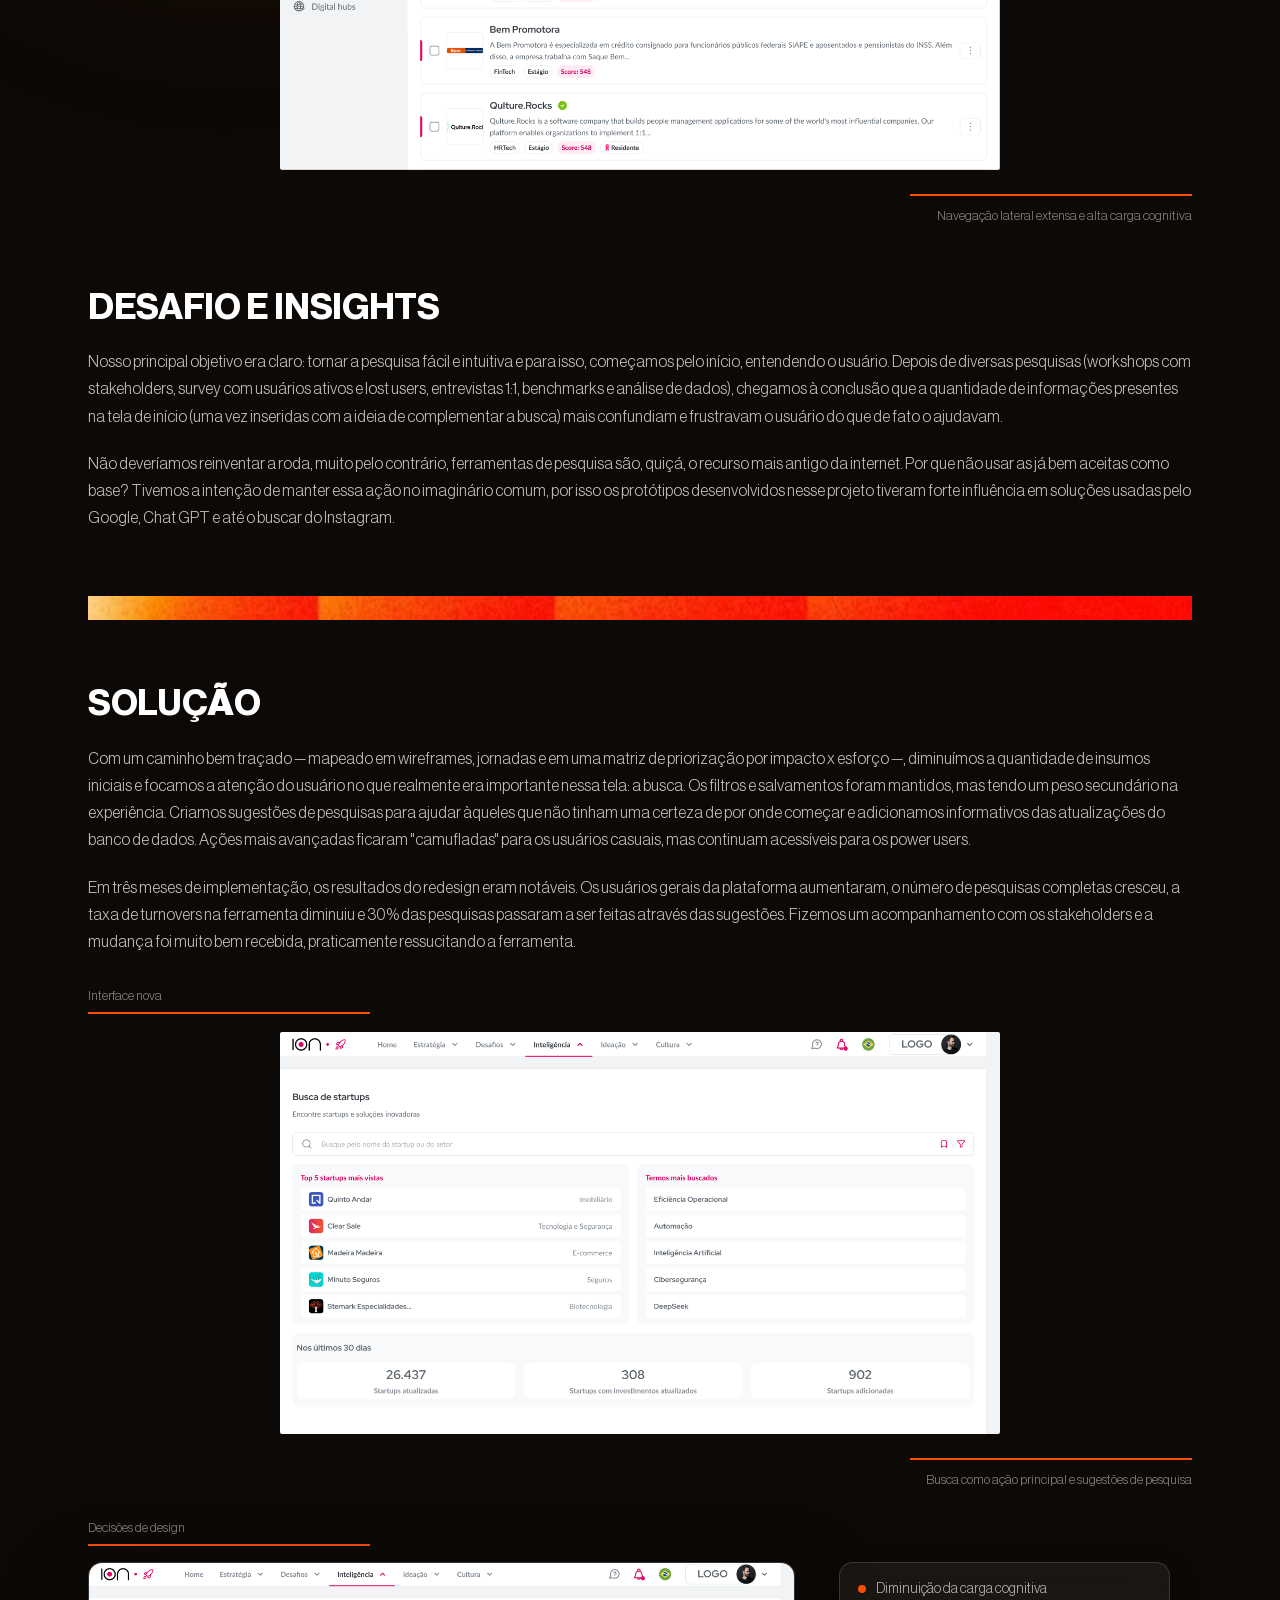
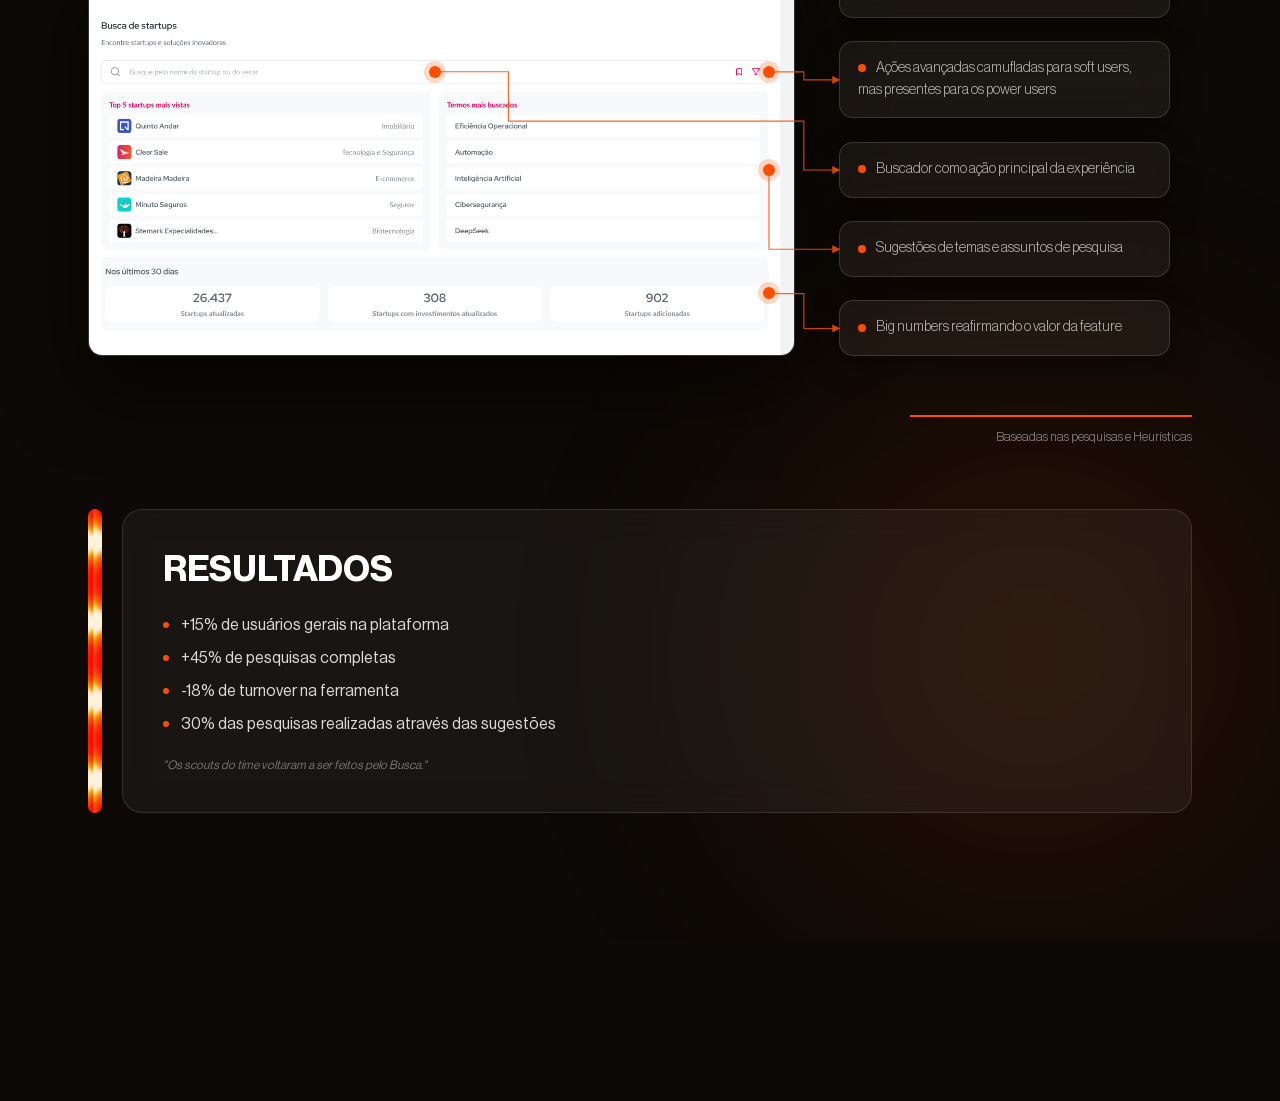
<file: projeto-distrito.html>
<!DOCTYPE html>
<html lang="pt-BR">
<head>
<meta charset="UTF-8" />
<meta name="viewport" content="width=device-width, initial-scale=1.0" />
<script type="text/javascript">
    (function(c,l,a,r,i,t,y){
        c[a]=c[a]||function(){(c[a].q=c[a].q||[]).push(arguments)};
        t=l.createElement(r);t.async=1;t.src="https://www.clarity.ms/tag/"+i;
        y=l.getElementsByTagName(r)[0];y.parentNode.insertBefore(t,y);
    })(window, document, "clarity", "script", "yr7c797htj");
</script>
<title>Revitalização do Busca de Startups — Pedro Perez Dela Torre</title>
<meta name="description" content="Case study: redesign da ferramenta de busca de startups da Distrito." />
<link rel="icon" href="assets/favicon.png" />
<link rel="stylesheet" href="css/style.css" />
<link rel="stylesheet" href="css/case-study.css" />
<style>
/* Diagrama de anotações da Solução — específico desta página */
.cs-annot-stage{position:relative;width:100%;aspect-ratio:1440/560;margin:16px auto 0;}
.cs-annot-stage svg{position:absolute;inset:0;width:100%;height:100%;pointer-events:none;}
.cs-annot-img{
  position:absolute;left:0;top:0;width:64%;height:91.85%;
  border-radius:14px;overflow:hidden;border:1px solid rgba(255,255,255,0.14);
  box-shadow:0 30px 80px rgba(0,0,0,0.55);background:#111;
}
.cs-annot-img img{display:block;width:100%;height:100%;object-fit:cover;}
.cs-annot-cards-col{position:absolute;left:68%;top:0;width:30%;display:flex;flex-direction:column;gap:14px;}
.cs-annot-card{
  background:rgba(255,255,255,0.06);backdrop-filter:blur(18px) saturate(140%);-webkit-backdrop-filter:blur(18px) saturate(140%);
  border:1px solid rgba(255,255,255,0.14);border-radius:14px;padding:16px 18px;
  box-shadow:0 12px 30px rgba(0,0,0,0.35);
}
.cs-annot-text{font-size:14px;font-weight:300;line-height:1.55;color:rgba(255,255,255,0.68);}
.cs-annot-num{display:inline-block;width:8px;height:8px;border-radius:50%;background:var(--orange);margin-right:10px;vertical-align:middle;}
.cs-annot-dot{position:absolute;width:12px;height:12px;border-radius:50%;background:var(--orange);box-shadow:0 0 0 5px rgba(251,78,1,0.22);transform:translate(-50%,-50%);}
@media (max-width:820px){
  .cs-annot-stage{aspect-ratio:auto;height:auto;}
  .cs-annot-stage svg{display:none;}
  .cs-annot-img{position:static;width:100%;height:auto;}
  .cs-annot-img img{height:auto;}
  .cs-annot-cards-col{position:static;width:100%;margin-top:14px;}
  .cs-annot-dot{display:none;}
}
/* JS-driven fallback: same stacked treatment, applied whenever the cards don't fit the image height, regardless of viewport */
.cs-annot-stage.is-stacked{aspect-ratio:auto;height:auto;}
.cs-annot-stage.is-stacked svg{display:none;}
.cs-annot-stage.is-stacked .cs-annot-img{position:static;width:100%;height:auto;}
.cs-annot-stage.is-stacked .cs-annot-img img{height:auto;}
.cs-annot-stage.is-stacked .cs-annot-cards-col{position:static;width:100%;margin-top:14px;gap:14px !important;}
.cs-annot-stage.is-stacked .cs-annot-dot{display:none;}
</style>
</head>
<body class="case-study" data-i18n-title="distrito.title" data-i18n-desc="distrito.desc">

<div class="cursor-glow" aria-hidden="true"></div>

<a href="index.html#projetos" class="cs-back">
  <svg viewBox="0 0 24 24" fill="none" stroke="currentColor" stroke-width="2" stroke-linecap="round" stroke-linejoin="round"><path d="M19 12H5"/><path d="m12 19-7-7 7-7"/></svg>
  <span data-i18n="cs.back">Voltar aos projetos</span>
</a>

<div class="lang-toggle cs-lang-toggle" role="group" aria-label="Idioma / Language">
  <button type="button" class="lang-btn is-active" data-lang="pt" aria-pressed="true" aria-label="Português (Brasil)">
    <svg viewBox="0 0 24 16" xmlns="http://www.w3.org/2000/svg" aria-hidden="true"><rect width="24" height="16" fill="#009739"/><polygon points="12,2 22,8 12,14 2,8" fill="#FEDD00"/><circle cx="12" cy="8" r="4.2" fill="#002776"/></svg>
  </button>
  <button type="button" class="lang-btn" data-lang="en" aria-pressed="false" aria-label="English (US)">
    <svg viewBox="0 0 24 16" xmlns="http://www.w3.org/2000/svg" aria-hidden="true"><rect width="24" height="16" fill="#B22234"/><g fill="#fff"><rect y="1.23" width="24" height="1.23"/><rect y="3.69" width="24" height="1.23"/><rect y="6.15" width="24" height="1.23"/><rect y="8.62" width="24" height="1.23"/><rect y="11.08" width="24" height="1.23"/><rect y="13.54" width="24" height="1.23"/></g><rect width="10" height="8.62" fill="#3C3B6E"/></svg>
  </button>
</div>

<section class="cs-hero">
  <div class="cs-heroimg" style="background-image:url('assets/case-study/vibe-flame.png')"></div>
  <div class="cs-darken"></div>
  <div class="cs-grain"></div>
  <div class="cs-hero-body">
    <h1 data-i18n="distrito.hero.h1">Revitalização do <em>Busca de Startups</em></h1>
    <div class="cs-glass-card">
      <div class="meta-item"><label data-i18n="cs.meta.client">Cliente</label><span>Distrito</span></div>
      <div class="meta-item"><label data-i18n="cs.meta.role">Papel</label><span>Product Designer</span></div>
      <div class="meta-item"><label data-i18n="cs.meta.year">Ano</label><span>2025</span></div>
    </div>
  </div>
</section>

<div class="cs-cover-wrap"><img src="assets/project-distrito-cover.png" alt="Revitalização do Busca de Startups" style="object-position:center 90%;" data-i18n-attr="alt:distrito.cover.alt" /></div>

<div class="cs-content">
  <div class="glow-spot a"></div>
  <div>
    <h2 class="cs-section-title" data-i18n="cs.section.overview">Visão geral</h2>
    <p class="cs-body-text" data-i18n="distrito.overview.p1">O Busca de Startups é a principal ferramenta do SaaS do Distrito. A empresa possui o maior banco de dados de startups da América Latina, e essa feature existe para possibilitar uma pesquisa aprofundada nesse banco. A questão é que o nosso então CEO nos fez a seguinte pergunta: "Por que a nossa feature de maior valor dentro da empresa não tem despertado interesse nos nossos usuários?" e os números confirmavam, 60% das pesquisas iniciadas não eram concluídas.</p>
    <p class="cs-body-text" style="margin-top:20px;" data-i18n="distrito.overview.p2">Guiei a revitalização da sua página inicial, que possuía fricções desnecessárias, jornadas mal pensadas e uma alta carga cognitiva para o usuário.</p>
    <div class="cs-editorial-title" data-i18n="distrito.editorial.oldTitle">Interface antiga</div>
    <div class="cs-editorial-rule"></div>
    <div class="cs-editorial-img">
      <img src="assets/case-study/distrito/busca-antigo.png" alt="Busca de startups - interface antiga" data-i18n-attr="alt:distrito.editorial.oldImgAlt" />
    </div>
    <div class="cs-editorial-rule bottom-right"></div>
    <div class="cs-editorial-cap" data-i18n="distrito.editorial.oldCap">Navegação lateral extensa e alta carga cognitiva</div>
  </div>

  <div>
    <h2 class="cs-section-title" data-i18n="cs.section.challenge">Desafio e insights</h2>
    <p class="cs-body-text" data-i18n="distrito.challenge.p1">Nosso principal objetivo era claro: tornar a pesquisa fácil e intuitiva e para isso, começamos pelo início, entendendo o usuário. Depois de diversas pesquisas (workshops com stakeholders, survey com usuários ativos e lost users, entrevistas 1:1, benchmarks e análise de dados), chegamos à conclusão que a quantidade de informações presentes na tela de início (uma vez inseridas com a ideia de complementar a busca) mais confundiam e frustravam o usuário do que de fato o ajudavam.</p>
    <p class="cs-body-text" style="margin-top:20px;" data-i18n="distrito.challenge.p2">Não deveríamos reinventar a roda, muito pelo contrário, ferramentas de pesquisa são, quiçá, o recurso mais antigo da internet. Por que não usar as já bem aceitas como base? Tivemos a intenção de manter essa ação no imaginário comum, por isso os protótipos desenvolvidos nesse projeto tiveram forte influência em soluções usadas pelo Google, Chat GPT e até o buscar do Instagram.</p>  </div>

</div>

<div class="cs-strip-divider"></div>

<div class="cs-content">
  <div class="glow-spot c"></div>
  <div>
    <h2 class="cs-section-title" data-i18n="cs.section.solution">Solução</h2>
    <p class="cs-body-text" data-i18n="distrito.solution.p1">Com um caminho bem traçado — mapeado em wireframes, jornadas e em uma matriz de priorização por impacto x esforço —, diminuímos a quantidade de insumos iniciais e focamos a atenção do usuário no que realmente era importante nessa tela: a busca. Os filtros e salvamentos foram mantidos, mas tendo um peso secundário na experiência. Criamos sugestões de pesquisas para ajudar àqueles que não tinham uma certeza de por onde começar e adicionamos informativos das atualizações do banco de dados. Ações mais avançadas ficaram "camufladas" para os usuários casuais, mas continuam acessíveis para os power users.</p>
    <p class="cs-body-text" style="margin-top:20px;" data-i18n="distrito.solution.p2">Em três meses de implementação, os resultados do redesign eram notáveis. Os usuários gerais da plataforma aumentaram, o número de pesquisas completas cresceu, a taxa de turnovers na ferramenta diminuiu e 30% das pesquisas passaram a ser feitas através das sugestões. Fizemos um acompanhamento com os stakeholders e a mudança foi muito bem recebida, praticamente ressucitando a ferramenta.</p>
    <div class="cs-editorial-title" data-i18n="distrito.editorial.newTitle">Interface nova</div>
    <div class="cs-editorial-rule"></div>
    <div class="cs-editorial-img">
      <img src="assets/case-study/distrito/busca-novo.png" alt="Busca de startups - interface redesenhada" data-i18n-attr="alt:distrito.editorial.newImgAlt" />
    </div>
    <div class="cs-editorial-rule bottom-right"></div>
    <div class="cs-editorial-cap" data-i18n="distrito.editorial.newCap">Busca como ação principal e sugestões de pesquisa</div>

    <div class="cs-editorial-title" data-i18n="distrito.editorial.decisionsTitle">Decisões de design</div>
    <div class="cs-editorial-rule"></div>

    <div class="cs-annot-stage">
      <div class="cs-annot-img">
        <img src="assets/case-study/distrito/busca-novo.png" alt="Interface da busca de startups redesenhada" data-i18n-attr="alt:distrito.annot.imgAlt" />
      </div>

      <div class="cs-annot-cards-col">
        <div class="cs-annot-card">
          <div class="cs-annot-text"><span class="cs-annot-num"></span><span data-i18n="distrito.annot.card1">Diminuição da carga cognitiva</span></div>
        </div>
        <div class="cs-annot-card cs-annot-linked">
          <div class="cs-annot-text"><span class="cs-annot-num"></span><span data-i18n="distrito.annot.card2">Ações avançadas camufladas para soft users, mas presentes para os power users</span></div>
        </div>
        <div class="cs-annot-card cs-annot-linked">
          <div class="cs-annot-text"><span class="cs-annot-num"></span><span data-i18n="distrito.annot.card3">Buscador como ação principal da experiência</span></div>
        </div>
        <div class="cs-annot-card cs-annot-linked">
          <div class="cs-annot-text"><span class="cs-annot-num"></span><span data-i18n="distrito.annot.card4">Sugestões de temas e assuntos de pesquisa</span></div>
        </div>
        <div class="cs-annot-card cs-annot-linked">
          <div class="cs-annot-text"><span class="cs-annot-num"></span><span data-i18n="distrito.annot.card5">Big numbers reafirmando o valor da feature</span></div>
        </div>
      </div>

      <svg viewBox="0 0 1440 560" role="img" aria-label="Linhas em ângulo reto conectando cada cartão de anotação ao ponto correspondente na tela">
        <defs>
          <marker id="annotArrow" viewBox="0 0 10 10" refX="8" refY="5" markerWidth="7" markerHeight="7" orient="auto-start-reverse">
            <path d="M0,0 L10,5 L0,10 z" fill="var(--orange)"></path>
          </marker>
        </defs>
        <g fill="none" stroke="var(--orange)" stroke-width="1.5" opacity="0.85">
          <path class="cs-annot-line" data-x2="888.2" data-y2="143.4" marker-end="url(#annotArrow)"></path>
          <path class="cs-annot-line" data-x2="452.0" data-y2="143.2" marker-end="url(#annotArrow)"></path>
          <path class="cs-annot-line" data-x2="888.2" data-y2="271.8" marker-end="url(#annotArrow)"></path>
          <path class="cs-annot-line" data-x2="888.2" data-y2="432.6" marker-end="url(#annotArrow)"></path>
        </g>
      </svg>

      <div class="cs-annot-dot" style="left:61.68%;top:25.61%;"></div>
      <div class="cs-annot-dot" style="left:31.39%;top:25.57%;"></div>
      <div class="cs-annot-dot" style="left:61.68%;top:48.54%;"></div>
      <div class="cs-annot-dot" style="left:61.68%;top:77.25%;"></div>
    </div>

    <div class="cs-editorial-rule bottom-right"></div>
    <div class="cs-editorial-cap" data-i18n="distrito.editorial.decisionsCap">Baseadas nas pesquisas e Heurísticas</div>
  </div>

  <div class="cs-result-row">
    <div class="cs-rail-accent"></div>
    <div class="cs-result-card">
      <h2 class="cs-section-title" style="margin-bottom:24px;" data-i18n="cs.section.results">Resultados</h2>
      <ul class="cs-result-list">
        <li data-i18n="distrito.results.li1">+15% de usuários gerais na plataforma</li>
        <li data-i18n="distrito.results.li2">+45% de pesquisas completas</li>
        <li data-i18n="distrito.results.li3">-18% de turnover na ferramenta</li>
        <li data-i18n="distrito.results.li4">30% das pesquisas realizadas através das sugestões</li>
      </ul>
      <p class="cs-gallery-note" style="margin-top:24px;" data-i18n="distrito.results.quote">"Os scouts do time voltaram a ser feitos pelo Busca."</p>
    </div>
  </div>
</div>

<script>
(function(){
  function updateCardsGap(){
    var stage = document.querySelector('.cs-annot-stage');
    var col = document.querySelector('.cs-annot-cards-col');
    var img = document.querySelector('.cs-annot-img');
    if (!stage || !col || !img) return;
    stage.classList.remove('is-stacked');
    col.style.gap = '';
    if (getComputedStyle(col).position === 'static') return;
    var cards = col.querySelectorAll('.cs-annot-card');
    if (cards.length < 2) return;
    var imgHeight = img.getBoundingClientRect().height;
    var totalCardHeight = 0;
    cards.forEach(function(c){ totalCardHeight += c.getBoundingClientRect().height; });
    var gap = (imgHeight - totalCardHeight) / (cards.length - 1);
    if (gap < 0) {
      stage.classList.add('is-stacked');
    } else {
      col.style.gap = gap + 'px';
    }
  }
  function updateAnnotLines(){
    var stage = document.querySelector('.cs-annot-stage');
    if (!stage) return;
    var svg = stage.querySelector('svg');
    if (!svg || getComputedStyle(svg).display === 'none') return;
    var stageRect = stage.getBoundingClientRect();
    if (!stageRect.width || !stageRect.height) return;
    var vb = svg.viewBox.baseVal;
    var connectors = svg.querySelectorAll('.cs-annot-line');
    var cards = stage.querySelectorAll('.cs-annot-linked');
    cards.forEach(function(card, i){
      var el = connectors[i];
      if (!el) return;
      var r = card.getBoundingClientRect();
      var xPx = r.left - stageRect.left;
      var yPx = r.top - stageRect.top + r.height / 2;
      var x1 = xPx / stageRect.width * vb.width;
      var y1 = yPx / stageRect.height * vb.height;
      var x2 = parseFloat(el.dataset.x2);
      var y2 = parseFloat(el.dataset.y2);
      if (i === 1) {
        var yAcoes = parseFloat(connectors[0].dataset.y2);
        var ySugestoes = parseFloat(connectors[2].dataset.y2);
        var yMid = (yAcoes + ySugestoes) / 2;
        var crossX = (x1 + parseFloat(connectors[0].dataset.x2)) / 2;
        var stubX = x2 + (crossX - x2) * 0.2;
        el.setAttribute('d', 'M' + x2.toFixed(2) + ',' + y2.toFixed(2) + ' L' + stubX.toFixed(2) + ',' + y2.toFixed(2) + ' L' + stubX.toFixed(2) + ',' + yMid.toFixed(2) + ' L' + crossX.toFixed(2) + ',' + yMid.toFixed(2) + ' L' + crossX.toFixed(2) + ',' + y1.toFixed(2) + ' L' + x1.toFixed(2) + ',' + y1.toFixed(2));
      } else if (i === 2) {
        el.setAttribute('d', 'M' + x2.toFixed(2) + ',' + y2.toFixed(2) + ' L' + x2.toFixed(2) + ',' + y1.toFixed(2) + ' L' + x1.toFixed(2) + ',' + y1.toFixed(2));
      } else {
        var midX = (x1 + x2) / 2;
        el.setAttribute('d', 'M' + x2.toFixed(2) + ',' + y2.toFixed(2) + ' L' + midX.toFixed(2) + ',' + y2.toFixed(2) + ' L' + midX.toFixed(2) + ',' + y1.toFixed(2) + ' L' + x1.toFixed(2) + ',' + y1.toFixed(2));
      }
    });
  }
  function updateAnnotDiagram(){
    updateCardsGap();
    updateAnnotLines();
  }
  window.addEventListener('load', updateAnnotDiagram);
  window.addEventListener('resize', updateAnnotDiagram);
})();
</script>

<script src="js/i18n.js"></script>
<script src="js/main.js"></script>
</body>
</html>
</file>
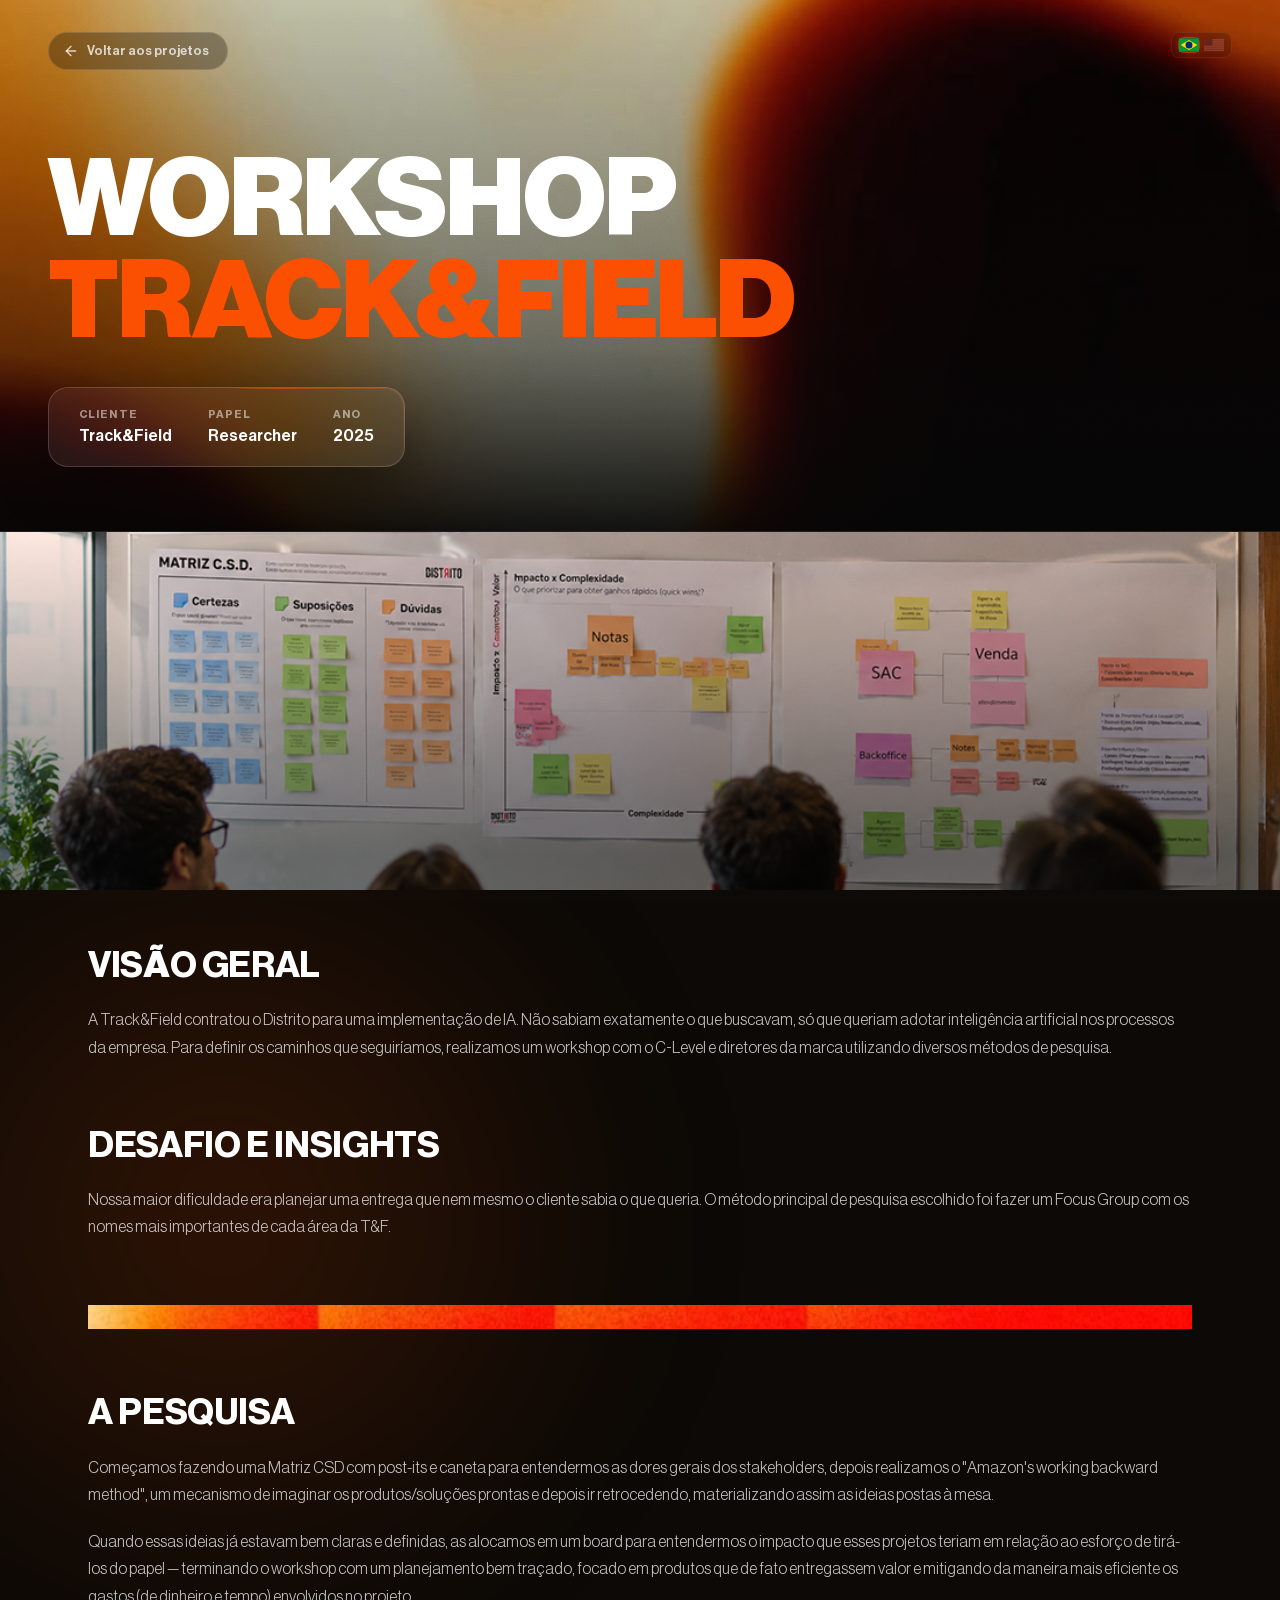
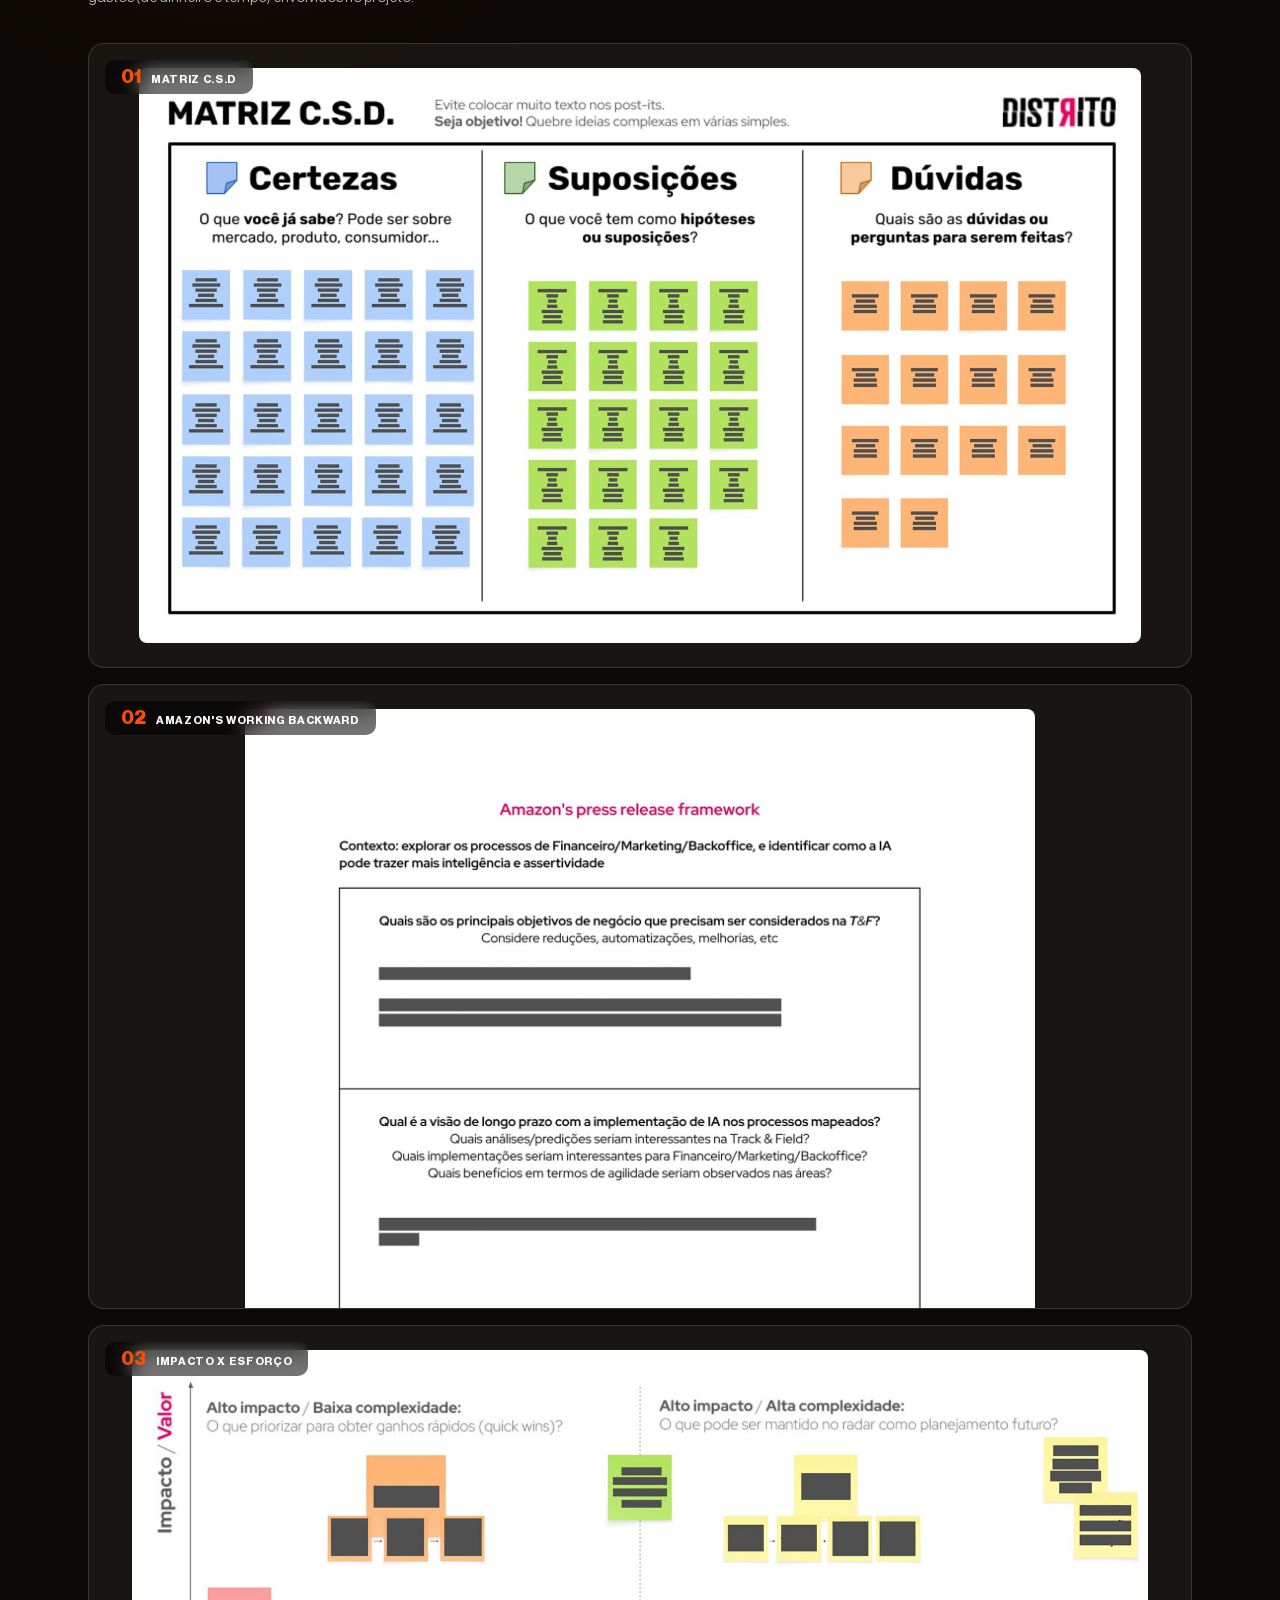
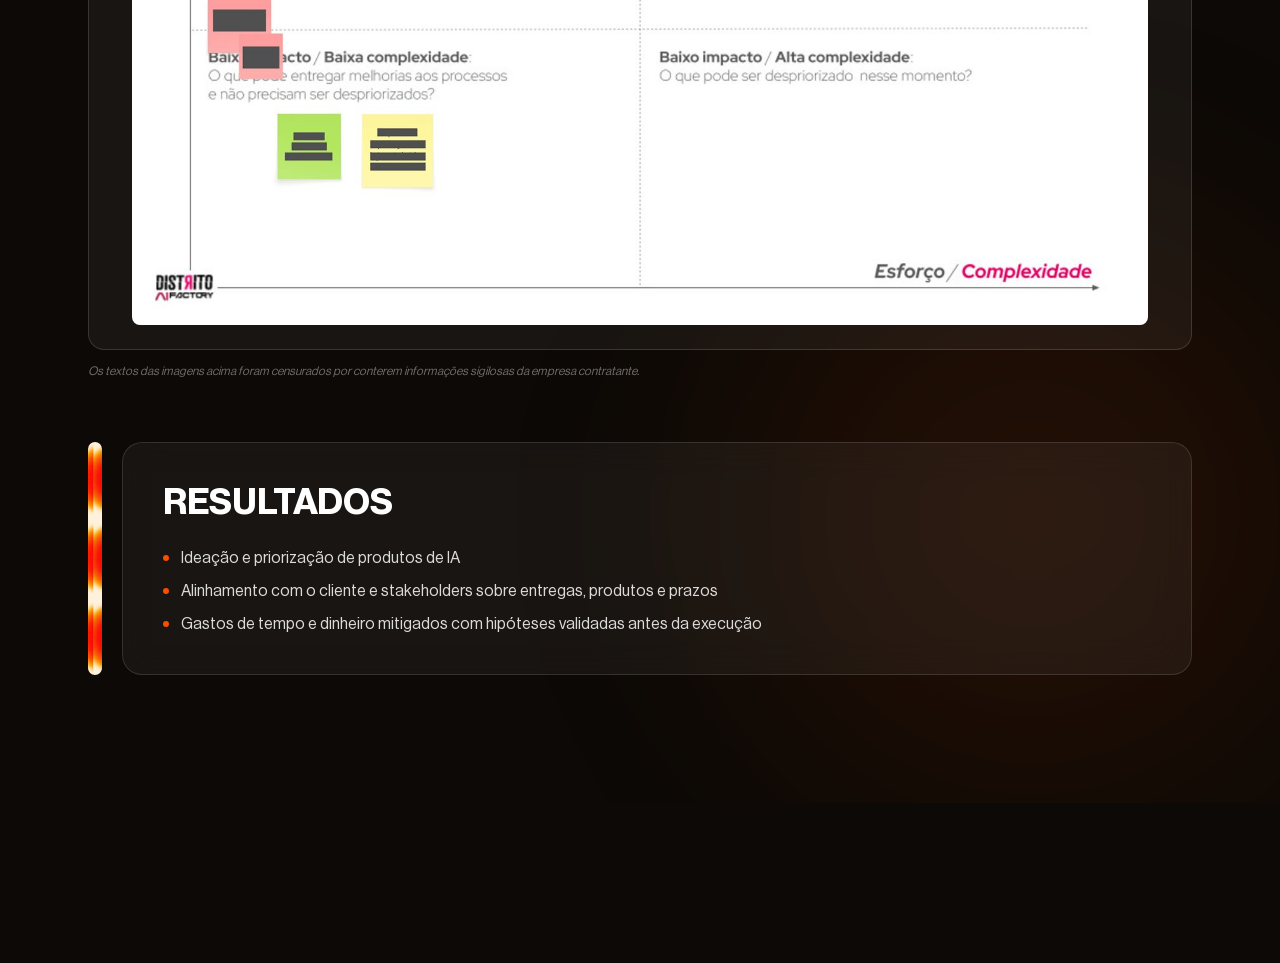
<file: projeto-trackfield.html>
<!DOCTYPE html>
<html lang="pt-BR">
<head>
<meta charset="UTF-8" />
<meta name="viewport" content="width=device-width, initial-scale=1.0" />
<script type="text/javascript">
    (function(c,l,a,r,i,t,y){
        c[a]=c[a]||function(){(c[a].q=c[a].q||[]).push(arguments)};
        t=l.createElement(r);t.async=1;t.src="https://www.clarity.ms/tag/"+i;
        y=l.getElementsByTagName(r)[0];y.parentNode.insertBefore(t,y);
    })(window, document, "clarity", "script", "yr7c797htj");
</script>
<title>Workshop Track&Field — Pedro Perez Dela Torre</title>
<meta name="description" content="Case study: workshop de descoberta e priorização de IA com o C-Level da Track&Field." />
<link rel="icon" href="assets/favicon.png" />
<link rel="stylesheet" href="css/style.css" />
<link rel="stylesheet" href="css/case-study.css" />
</head>
<body class="case-study" data-i18n-title="trackfield.title" data-i18n-desc="trackfield.desc">

<div class="cursor-glow" aria-hidden="true"></div>

<a href="index.html#projetos" class="cs-back">
  <svg viewBox="0 0 24 24" fill="none" stroke="currentColor" stroke-width="2" stroke-linecap="round" stroke-linejoin="round"><path d="M19 12H5"/><path d="m12 19-7-7 7-7"/></svg>
  <span data-i18n="cs.back">Voltar aos projetos</span>
</a>

<div class="lang-toggle cs-lang-toggle" role="group" aria-label="Idioma / Language">
  <button type="button" class="lang-btn is-active" data-lang="pt" aria-pressed="true" aria-label="Português (Brasil)">
    <svg viewBox="0 0 24 16" xmlns="http://www.w3.org/2000/svg" aria-hidden="true"><rect width="24" height="16" fill="#009739"/><polygon points="12,2 22,8 12,14 2,8" fill="#FEDD00"/><circle cx="12" cy="8" r="4.2" fill="#002776"/></svg>
  </button>
  <button type="button" class="lang-btn" data-lang="en" aria-pressed="false" aria-label="English (US)">
    <svg viewBox="0 0 24 16" xmlns="http://www.w3.org/2000/svg" aria-hidden="true"><rect width="24" height="16" fill="#B22234"/><g fill="#fff"><rect y="1.23" width="24" height="1.23"/><rect y="3.69" width="24" height="1.23"/><rect y="6.15" width="24" height="1.23"/><rect y="8.62" width="24" height="1.23"/><rect y="11.08" width="24" height="1.23"/><rect y="13.54" width="24" height="1.23"/></g><rect width="10" height="8.62" fill="#3C3B6E"/></svg>
  </button>
</div>

<section class="cs-hero">
  <div class="cs-heroimg" style="background-image:url('assets/case-study/vibe-flame.png')"></div>
  <div class="cs-darken"></div>
  <div class="cs-grain"></div>
  <div class="cs-hero-body">
    <h1 data-i18n="trackfield.hero.h1">Workshop <em>Track&amp;Field</em></h1>
    <div class="cs-glass-card">
      <div class="meta-item"><label data-i18n="cs.meta.client">Cliente</label><span>Track&amp;Field</span></div>
      <div class="meta-item"><label data-i18n="cs.meta.role">Papel</label><span>Researcher</span></div>
      <div class="meta-item"><label data-i18n="cs.meta.year">Ano</label><span>2025</span></div>
    </div>
  </div>
</section>

<div class="cs-cover-wrap"><img src="assets/project-trackfield-cover.png" alt="Workshop Track&Field" style="object-position:center 25%;" data-i18n-attr="alt:trackfield.cover.alt" /></div>

<div class="cs-content">
  <div class="glow-spot a"></div>
  <div>
    <h2 class="cs-section-title" data-i18n="cs.section.overview">Visão geral</h2>
    <p class="cs-body-text" data-i18n="trackfield.overview.p1">A Track&amp;Field contratou o Distrito para uma implementação de IA. Não sabiam exatamente o que buscavam, só que queriam adotar inteligência artificial nos processos da empresa. Para definir os caminhos que seguiríamos, realizamos um workshop com o C-Level e diretores da marca utilizando diversos métodos de pesquisa.</p>
  </div>

  <div>
    <h2 class="cs-section-title" data-i18n="cs.section.challenge">Desafio e insights</h2>
    <p class="cs-body-text" data-i18n="trackfield.challenge.p1">Nossa maior dificuldade era planejar uma entrega que nem mesmo o cliente sabia o que queria. O método principal de pesquisa escolhido foi fazer um Focus Group com os nomes mais importantes de cada área da T&amp;F.</p>
  </div>
</div>

<div class="cs-strip-divider"></div>

<div class="cs-content">
  <div class="glow-spot c"></div>
  <div>
    <h2 class="cs-section-title" data-i18n="trackfield.research.sectionTitle">A pesquisa</h2>
    <p class="cs-body-text" data-i18n="trackfield.research.p1">Começamos fazendo uma Matriz CSD com post-its e caneta para entendermos as dores gerais dos stakeholders, depois realizamos o "Amazon's working backward method", um mecanismo de imaginar os produtos/soluções prontas e depois ir retrocedendo, materializando assim as ideias postas à mesa.</p>
    <p class="cs-body-text" style="margin-top:20px;" data-i18n="trackfield.research.p2">Quando essas ideias já estavam bem claras e definidas, as alocamos em um board para entendermos o impacto que esses projetos teriam em relação ao esforço de tirá-los do papel — terminando o workshop com um planejamento bem traçado, focado em produtos que de fato entregassem valor e mitigando da maneira mais eficiente os gastos (de dinheiro e tempo) envolvidos no projeto.</p>

    <div class="cs-gallery">
      <div class="cs-gallery-row">
        <div class="cs-gallery-label"><span class="cs-gallery-num">01</span><span class="cs-gallery-cap" data-i18n="trackfield.gallery.label1">Matriz C.S.D</span></div>
        <img src="assets/case-study/trackfield/matriz-csd.jpg" alt="Matriz C.S.D do workshop" data-i18n-attr="alt:trackfield.gallery.alt1" />
      </div>
      <div class="cs-gallery-row cs-gallery-contain">
        <div class="cs-gallery-label"><span class="cs-gallery-num">02</span><span class="cs-gallery-cap" data-i18n="trackfield.gallery.label2">Amazon's working backward</span></div>
        <img src="assets/case-study/trackfield/amazon-press-release.jpg" alt="Amazon's working backward framework" data-i18n-attr="alt:trackfield.gallery.alt2" />
      </div>
      <div class="cs-gallery-row">
        <div class="cs-gallery-label"><span class="cs-gallery-num">03</span><span class="cs-gallery-cap" data-i18n="trackfield.gallery.label3">Impacto x Esforço</span></div>
        <img src="assets/case-study/trackfield/impacto-esforco.jpg" alt="Matriz de Impacto x Esforço" data-i18n-attr="alt:trackfield.gallery.alt3" />
      </div>
    </div>
    <p class="cs-gallery-note" data-i18n="trackfield.gallery.note">Os textos das imagens acima foram censurados por conterem informações sigilosas da empresa contratante.</p>
  </div>

  <div class="cs-result-row">
    <div class="cs-rail-accent"></div>
    <div class="cs-result-card">
      <h2 class="cs-section-title" style="margin-bottom:24px;" data-i18n="cs.section.results">Resultados</h2>
      <ul class="cs-result-list">
        <li data-i18n="trackfield.results.li1">Ideação e priorização de produtos de IA</li>
        <li data-i18n="trackfield.results.li2">Alinhamento com o cliente e stakeholders sobre entregas, produtos e prazos</li>
        <li data-i18n="trackfield.results.li3">Gastos de tempo e dinheiro mitigados com hipóteses validadas antes da execução</li>
      </ul>
    </div>
  </div>
</div>

<script src="js/i18n.js"></script>
<script src="js/main.js"></script>
</body>
</html>
</file>
<file: css/style.css>
/* ---------- Fonts ---------- */
@font-face {
  font-family: "Neue Haas Display";
  src: url("../fonts/NeueHaasDisplayXXThin.ttf") format("truetype");
  font-weight: 100;
  font-style: normal;
  font-display: swap;
}
@font-face {
  font-family: "Neue Haas Display";
  src: url("../fonts/NeueHaasDisplayThin.ttf") format("truetype");
  font-weight: 200;
  font-style: normal;
  font-display: swap;
}
@font-face {
  font-family: "Neue Haas Display";
  src: url("../fonts/NeueHaasDisplayLight.ttf") format("truetype");
  font-weight: 300;
  font-style: normal;
  font-display: swap;
}
@font-face {
  font-family: "Neue Haas Display";
  src: url("../fonts/NeueHaasDisplayRoman.ttf") format("truetype");
  font-weight: 400;
  font-style: normal;
  font-display: swap;
}
@font-face {
  font-family: "Neue Haas Display";
  src: url("../fonts/NeueHaasDisplayMedium.ttf") format("truetype");
  font-weight: 500;
  font-style: normal;
  font-display: swap;
}
@font-face {
  font-family: "Neue Haas Display";
  src: url("../fonts/NeueHaasDisplayBold.ttf") format("truetype");
  font-weight: 700;
  font-style: normal;
  font-display: swap;
}
/* The Bold file's cmap maps uppercase Ã/Õ to the wrong (acute-accented)
   glyphs. Borrow just those two codepoints from the Black weight, which
   has them correct, so "VISÃO"/"RAZÕES" etc. render with a proper til. */
@font-face {
  font-family: "Neue Haas Display";
  src: url("../fonts/NeueHaasDisplayBlack.ttf") format("truetype");
  font-weight: 700;
  font-style: normal;
  font-display: swap;
  unicode-range: U+00C3, U+00D5;
}
@font-face {
  font-family: "Neue Haas Display";
  src: url("../fonts/NeueHaasDisplayBlack.ttf") format("truetype");
  font-weight: 900;
  font-style: normal;
  font-display: swap;
}

/* ---------- Reset ---------- */
* { margin: 0; padding: 0; box-sizing: border-box; }
html { scroll-behavior: smooth; overflow-x: hidden; }
body {
  font-family: "Neue Haas Display", -apple-system, BlinkMacSystemFont, "Segoe UI", sans-serif;
  background: #0a0a0a;
  color: #fff;
  -webkit-font-smoothing: antialiased;
  overflow: hidden;
}
img { display: block; max-width: 100%; }
a { color: inherit; text-decoration: none; }
button { font: inherit; }

/* ---------- Tokens ---------- */
:root {
  --orange: #fb4e01;
  --orange-deep: #d63e00;
  --black: #0a0a0a;
  --page-pad: clamp(24px, 4vw, 48px);
  --topbar-h: clamp(72px, 9vw, 104px);
}

/* ---------- Ambient cursor glow ---------- */
.cursor-glow {
  position: fixed;
  top: 0;
  left: 0;
  width: 640px;
  height: 640px;
  margin: -320px 0 0 -320px;
  border-radius: 50%;
  background: radial-gradient(circle, rgba(251, 78, 1, 0.45), transparent 70%);
  filter: blur(70px);
  pointer-events: none;
  z-index: 0;
  opacity: 0;
  transition: opacity 0.5s ease;
  will-change: transform;
}
.cursor-glow.is-active { opacity: 1; }

/* ---------- Interactive pulse (hover + click) ---------- */
@keyframes pulse-ripple {
  from { transform: scale(1); opacity: 0.9; }
  to { transform: scale(9); opacity: 0; }
}
.pulse-ripple {
  position: absolute;
  top: 50%;
  left: 50%;
  width: 12px;
  height: 12px;
  margin: -6px 0 0 -6px;
  border-radius: 50%;
  background: radial-gradient(circle, rgba(251, 78, 1, 0.6), transparent 70%);
  pointer-events: none;
  z-index: 5;
  animation: pulse-ripple 0.6s ease-out forwards;
}
.nav-pill a,
.contact-col a,
.back-top {
  position: relative;
}
.nav-pill a { border-radius: 50%; }
.contact-col a,
.back-top { border-radius: 6px; }
.project-card,
.arrow-btn {
  transition: box-shadow 0.25s ease;
}
.project-card:hover,
.arrow-btn:hover {
  box-shadow: 0 0 0 1px rgba(251, 78, 1, 0.5), 0 0 22px 4px rgba(251, 78, 1, 0.4);
}

/* ---------- Topbar: logo | nav pill | name, all on one vertical axis ---------- */
.topbar {
  position: fixed;
  top: 0;
  left: 0;
  right: 0;
  z-index: 100;
  height: var(--topbar-h);
  display: grid;
  grid-template-columns: 1fr auto 1fr;
  align-items: center;
  padding: 0 var(--page-pad);
  pointer-events: none;
}
.topbar > * { pointer-events: auto; }

.logo-mark {
  justify-self: start;
  cursor: default;
  pointer-events: none;
  transition: opacity 0.3s ease, transform 0.3s ease;
}
.logo-mark img { width: 38px; height: auto; display: block; }

.topbar-right {
  justify-self: end;
  display: flex;
  flex-direction: column;
  align-items: flex-end;
  gap: 5px;
  max-width: 100%;
}

.name-col {
  display: flex;
  flex-direction: column;
  align-items: flex-end;
  gap: 4px;
  max-width: 100%;
  transition: opacity 0.3s ease, transform 0.3s ease;
}
.topbar .name {
  font-weight: 400;
  font-size: clamp(15px, 1.6vw, 22px);
  letter-spacing: 0.01em;
  white-space: nowrap;
  overflow: hidden;
  text-overflow: ellipsis;
  max-width: 100%;
}
.resume-link {
  font-size: clamp(12px, 1.1vw, 14px);
  font-weight: 400;
  color: rgba(255, 255, 255, 0.55);
  text-decoration: underline;
  text-underline-offset: 2px;
  transition: color 0.2s ease;
}
.resume-link:hover { color: var(--black); }

.topbar.is-scrolled .logo-mark,
.topbar.is-scrolled .topbar-right {
  opacity: 0;
  transform: translateY(-6px);
  pointer-events: none;
}

/* ---------- Language toggle ---------- */
.lang-toggle {
  display: flex;
  align-items: center;
  gap: 5px;
  padding: 5px 7px;
  background: rgba(0, 0, 0, 0.14);
  backdrop-filter: blur(10px);
  -webkit-backdrop-filter: blur(10px);
  border-radius: 8px;
  border: 1px solid rgba(255, 255, 255, 0.08);
}
.lang-btn {
  display: flex;
  align-items: center;
  justify-content: center;
  width: 20px;
  height: 14px;
  padding: 0;
  border: none;
  border-radius: 5px;
  background: transparent;
  cursor: pointer;
  opacity: 0.22;
  transition: opacity 0.2s ease, box-shadow 0.2s ease;
}
.lang-btn svg { width: 100%; height: 100%; display: block; border-radius: 0; }
.lang-btn:hover { opacity: 0.5; }
.lang-btn.is-active {
  opacity: 1;
  box-shadow: 0 0 0 1px rgba(251, 78, 1, 0.5), 0 0 14px 2px rgba(251, 78, 1, 0.35);
}

.nav-pill {
  display: flex;
  align-items: center;
  gap: clamp(16px, 3vw, 48px);
  padding: 14px clamp(18px, 3vw, 32px);
  background: rgba(0, 0, 0, 0.14);
  backdrop-filter: blur(10px);
  -webkit-backdrop-filter: blur(10px);
  border-radius: 999px;
  border: 1px solid rgba(255, 255, 255, 0.08);
}
.nav-pill a {
  display: flex;
  align-items: center;
  justify-content: center;
  width: 36px;
  height: 36px;
  color: #666;
  transition: color 0.2s ease;
}
.nav-pill a svg {
  width: 24px;
  height: 24px;
  transition: transform 0.2s ease;
}
.nav-pill a[data-section="contato"] svg {
  width: 21px;
  height: 21px;
}
.nav-pill a:hover { color: var(--orange); }
.nav-pill a.is-active {
  color: #fff;
}
.nav-pill a.is-active svg {
  transform: scale(1.2);
}

/* ---------- Hero ---------- */
.hero {
  position: relative;
  min-height: 100vh;
  min-height: 100dvh;
  background-color: #fa4f02;
  display: flex;
  align-items: center;
  overflow: hidden;
  scroll-margin-top: var(--topbar-h);
}
.hero-video {
  position: absolute;
  inset: 0;
  width: 100%;
  height: 100%;
  object-fit: cover;
  object-position: center 68%;
  z-index: 0;
}
.hero-inner {
  position: relative;
  z-index: 1;
  width: 100%;
  padding: 0 var(--page-pad);
}
.hero h1 {
  font-weight: 300;
  font-size: clamp(48px, 8vw, 96px);
  line-height: 0.98;
  letter-spacing: -0.01em;
}
.hero-tags {
  display: flex;
  flex-direction: column;
  gap: 10px;
  margin-top: clamp(24px, 4vw, 40px);
}
.tags-row {
  display: flex;
  flex-wrap: wrap;
  gap: 10px;
}
.hero-tags span {
  border: 1px solid rgba(255, 255, 255, 0.55);
  border-radius: 999px;
  padding: 8px 18px;
  font-size: 13px;
  font-weight: 700;
  white-space: nowrap;
  background: rgba(0, 0, 0, 0.12);
}
.hero-name { display: none; }

/* ---------- Projects section ---------- */
#projetos {
  position: relative;
  overflow: hidden;
  background-image: url("../assets/projects-bg-plain.png");
  background-size: 100% auto;
  background-position: top center;
  background-repeat: no-repeat;
  background-attachment: fixed;
  scroll-margin-top: var(--topbar-h);
}
.projects-ball {
  position: absolute;
  top: 0;
  left: 0;
  width: clamp(560px, 75vw, 1100px);
  aspect-ratio: 1 / 1;
  background-image: url("../assets/projects-bola.png");
  background-size: contain;
  background-repeat: no-repeat;
  background-position: center;
  opacity: 0.4;
  pointer-events: none;
  z-index: 0;
  will-change: transform;
}
.projects-hero {
  position: relative;
  z-index: 1;
  min-height: 60vh;
  display: flex;
  align-items: flex-end;
  padding: calc(var(--topbar-h) + 88px) var(--page-pad) 64px;
}
.projects-hero h1 {
  font-weight: 300;
  font-size: clamp(36px, 6vw, 56px);
}

.project-list {
  position: relative;
  z-index: 1;
  display: flex;
  flex-direction: column;
  gap: clamp(32px, 6vw, 64px);
  padding: 0 var(--page-pad) 120px;
  max-width: 1200px;
  margin: 0 auto;
}

.project-card {
  position: relative;
  z-index: 1;
  border-radius: 20px;
  overflow: hidden;
  background: #050505;
  box-shadow: 0 30px 60px rgba(0, 0, 0, 0.45);
}
.project-card .card-link {
  position: absolute;
  inset: 0;
  z-index: 5;
}
.project-card .cover {
  position: relative;
  height: clamp(280px, 42vw, 460px);
  overflow: hidden;
}
.project-card .cover img {
  width: 100%;
  height: 100%;
  object-fit: cover;
  object-position: center 30%;
}
.project-card .cover::after {
  content: "";
  position: absolute;
  inset: 0;
  background: linear-gradient(to bottom, rgba(0, 0, 0, 0) 45%, rgba(0, 0, 0, 0.55) 75%, rgba(0, 0, 0, 0.92) 100%);
}
.project-card .body {
  position: relative;
  padding: 0 clamp(24px, 4vw, 48px) clamp(28px, 4vw, 40px);
  margin-top: -80px;
}
.project-card .tag {
  display: inline-block;
  border: 1px solid rgba(255, 255, 255, 0.6);
  border-radius: 999px;
  padding: 8px 18px;
  font-size: 13px;
  font-weight: 700;
  margin-bottom: 20px;
}
.project-card h2 {
  font-weight: 800;
  font-size: clamp(24px, 3.4vw, 40px);
  line-height: 1.1;
  max-width: 80%;
}
.project-card .year {
  color: var(--orange);
  font-weight: 500;
  margin-top: 10px;
  font-size: 15px;
}
.project-card .brand {
  margin-top: 28px;
  height: 22px;
}
.project-card .brand img { height: 100%; width: auto; }
.project-card .arrow-btn {
  position: absolute;
  right: clamp(24px, 4vw, 48px);
  bottom: clamp(28px, 4vw, 40px);
  width: 64px;
  height: 64px;
  border-radius: 18px;
  border: 1px solid rgba(255, 255, 255, 0.35);
  color: var(--orange);
  display: flex;
  align-items: center;
  justify-content: center;
  transition: background 0.2s ease, color 0.2s ease, transform 0.2s ease;
}
.project-card .arrow-btn svg { width: 22px; height: 22px; }
.project-card:hover .arrow-btn {
  background: var(--orange);
  border-color: var(--orange);
  color: #0a0a0a;
  transform: translate(3px, -3px);
}

/* ---------- Footer / Contato (anchor section, not a page) ---------- */
.site-footer {
  scroll-margin-top: var(--topbar-h);
  background: var(--black);
  border-top: 1px solid rgba(255, 255, 255, 0.08);
  padding: clamp(48px, 8vw, 96px) var(--page-pad) 0;
  display: flex;
  flex-direction: column;
  gap: clamp(36px, 6vw, 56px);
}

.footer-split {
  width: 100%;
  max-width: 1200px;
  margin: 0 auto;
  display: grid;
  grid-template-columns: 1.3fr 1fr;
  gap: clamp(32px, 5vw, 56px);
  align-items: start;
}
.footer-intro .logo-mark img {
  width: clamp(48px, 6vw, 72px);
  height: auto;
  margin-bottom: clamp(20px, 3vw, 28px);
}
.site-footer h2 {
  font-weight: 300;
  font-size: clamp(44px, 7vw, 84px);
  line-height: 1.05;
}

.contact-col {
  display: flex;
  flex-direction: column;
  gap: 32px;
}
.contact-col .row {
  display: flex;
  flex-direction: column;
  gap: 8px;
  border-bottom: 1px solid rgba(255, 255, 255, 0.1);
  padding-bottom: 24px;
}
.contact-col .row:last-child { border-bottom: none; padding-bottom: 0; }
.contact-col label {
  font-size: 13px;
  font-weight: 700;
  letter-spacing: 0.1em;
  text-transform: uppercase;
  color: rgba(255, 255, 255, 0.4);
}
.contact-col a {
  display: block;
  font-size: clamp(20px, 2.6vw, 33px);
  font-weight: 500;
  line-height: 1.1;
  color: #fff;
  white-space: nowrap;
  transition: color 0.2s ease;
}
.contact-col a:hover { color: var(--orange); }

.footer-bottom {
  width: 100%;
  max-width: 1200px;
  margin: 0 auto;
  display: flex;
  align-items: center;
  justify-content: space-between;
  gap: 16px;
  padding: clamp(16px, 3vw, 20px) 0;
  border-top: 1px solid rgba(255, 255, 255, 0.08);
  color: rgba(255, 255, 255, 0.4);
  font-size: 13px;
}
.back-top {
  display: inline-flex;
  align-items: center;
  gap: 6px;
  color: rgba(255, 255, 255, 0.55);
  transition: color 0.2s ease;
}
.back-top:hover { color: var(--orange); }

/* ---------- Responsive ---------- */
@media (max-width: 860px) {
  .hero::after {
    content: "";
    position: absolute;
    inset: 0;
    background: linear-gradient(180deg, rgba(0, 0, 0, 0) 0%, rgba(0, 0, 0, 0.45) 45%, rgba(0, 0, 0, 0.72) 100%);
    z-index: 0;
  }
  .hero-inner {
    position: absolute;
    inset: 0;
    padding: 0;
  }
  .hero-bottom {
    position: absolute;
    left: var(--page-pad);
    right: var(--page-pad);
    bottom: 40px;
  }
  .hero-tags {
    display: none;
  }
  .topbar-right .name-col { display: none; }
  .topbar .logo-mark { pointer-events: auto; cursor: pointer; }
  .logo-mark img { width: 28px; }
  .hero-name {
    display: block;
    margin-bottom: 10px;
    font-weight: 500;
    font-size: 13px;
    letter-spacing: 0.08em;
    text-transform: uppercase;
    opacity: 0.75;
  }
  .project-card .body { margin-top: -60px; }
  .project-card h2 { max-width: 100%; }
  .project-card .arrow-btn { width: 52px; height: 52px; border-radius: 14px; }
  .footer-split {
    grid-template-columns: 1fr;
    align-items: start;
    gap: 32px;
  }
}

@media (prefers-reduced-motion: reduce) {
  .cursor-glow { display: none; }
  .pulse-ripple { display: none; }
  .project-card,
  .back-top,
  .arrow-btn {
    transition: none;
  }
}
</file>
<file: css/case-study.css>
/* ---------- Case Study template (shared across all projects) ---------- */

body.case-study {
  background: #0c0906;
  position: relative;
}

/* continuous grain across the whole page */
body.case-study::before {
  content: "";
  position: fixed;
  inset: 0;
  z-index: 50;
  opacity: 0.05;
  mix-blend-mode: overlay;
  pointer-events: none;
  background-image: url("data:image/svg+xml,%3Csvg xmlns='http://www.w3.org/2000/svg' width='180' height='180'%3E%3Cfilter id='n'%3E%3CfeTurbulence type='fractalNoise' baseFrequency='0.85' numOctaves='2' stitchTiles='stitch'/%3E%3C/filter%3E%3Crect width='100%25' height='100%25' filter='url(%23n)'/%3E%3C/svg%3E");
}

/* soft ambient glows behind content columns */
.glow-spot {
  position: absolute;
  width: min(70vw, 900px);
  aspect-ratio: 1 / 1;
  border-radius: 50%;
  pointer-events: none;
  z-index: 0;
  filter: blur(80px);
}
.glow-spot.a { top: -120px; left: -22%; background: radial-gradient(circle, rgba(251, 78, 1, 0.16), transparent 70%); }
.glow-spot.c { bottom: -160px; right: -20%; background: radial-gradient(circle, rgba(214, 62, 0, 0.14), transparent 70%); }
.cs-content > .glow-spot { position: absolute; z-index: -1; }

/* back link */
.cs-back {
  position: fixed;
  top: clamp(20px, 3vw, 32px);
  left: clamp(20px, 4vw, 48px);
  z-index: 40;
  display: inline-flex;
  align-items: center;
  gap: 8px;
  font-size: 13px;
  font-weight: 500;
  color: rgba(255, 255, 255, 0.75);
  background: rgba(0, 0, 0, 0.3);
  backdrop-filter: blur(14px);
  -webkit-backdrop-filter: blur(14px);
  border: 1px solid rgba(255, 255, 255, 0.14);
  border-radius: 999px;
  padding: 10px 18px 10px 14px;
  transition: color 0.2s ease, background 0.2s ease, box-shadow 0.25s ease;
}
.cs-back svg { width: 16px; height: 16px; }
.cs-back:hover {
  color: #fff;
  background: rgba(0, 0, 0, 0.5);
  box-shadow: 0 0 0 1px rgba(251, 78, 1, 0.5), 0 0 22px 4px rgba(251, 78, 1, 0.4);
}

.cs-lang-toggle {
  position: fixed;
  top: clamp(20px, 3vw, 32px);
  right: clamp(20px, 4vw, 48px);
  z-index: 40;
}

.eyebrow {
  display: inline-block;
  font-size: 12px;
  font-weight: 700;
  letter-spacing: 0.14em;
  text-transform: uppercase;
  color: var(--orange);
  margin-bottom: 20px;
}
.cs-section-title {
  font-weight: 700;
  text-transform: uppercase;
  letter-spacing: -0.01em;
  font-size: clamp(24px, 3vw, 36px);
  line-height: 1.15;
  margin-bottom: 20px;
}
.cs-body-text {
  font-size: 16px;
  line-height: 1.7;
  font-weight: 300;
  color: rgba(255, 255, 255, 0.75);
  max-width: none;
}
.cs-result-list { list-style: none; display: flex; flex-direction: column; gap: 14px; margin-top: 20px; }
.cs-result-list li { display: flex; align-items: center; gap: 12px; font-size: 16px; color: rgba(255, 255, 255, 0.85); }
.cs-result-list li::before { content: ""; width: 6px; height: 6px; border-radius: 50%; background: var(--orange); flex-shrink: 0; }

/* ---------- Hero ---------- */
.cs-hero {
  position: relative;
  display: flex;
  flex-direction: column;
  justify-content: flex-end;
  padding: 150px var(--page-pad) 64px;
  overflow: hidden;
  background: #0c0906;
  border-bottom: 1px solid rgba(255, 255, 255, 0.08);
}
.cs-hero .cs-heroimg {
  position: absolute;
  inset: 0;
  z-index: 0;
  background-size: cover;
  background-position: center;
}
.cs-hero .cs-darken { position: absolute; inset: 0; z-index: 0; background: rgba(0, 0, 0, 0.1); }
.cs-hero .cs-heroimg::after {
  content: "";
  position: absolute;
  inset: 0;
  background: linear-gradient(180deg, rgba(5, 5, 5, 0.15) 0%, rgba(5, 5, 5, 0.55) 65%, rgba(5, 5, 5, 0.95) 100%);
}
.cs-hero .cs-grain {
  position: absolute;
  inset: 0;
  z-index: 1;
  opacity: 0.09;
  mix-blend-mode: overlay;
  pointer-events: none;
  background-image: url("data:image/svg+xml,%3Csvg xmlns='http://www.w3.org/2000/svg' width='180' height='180'%3E%3Cfilter id='n'%3E%3CfeTurbulence type='fractalNoise' baseFrequency='0.85' numOctaves='2' stitchTiles='stitch'/%3E%3C/filter%3E%3Crect width='100%25' height='100%25' filter='url(%23n)'/%3E%3C/svg%3E");
}
.cs-hero-body { position: relative; z-index: 2; }
.cs-hero h1 {
  font-weight: 900;
  font-size: clamp(44px, 8.5vw, 110px);
  line-height: 0.94;
  letter-spacing: -0.02em;
  text-transform: uppercase;
}
.cs-hero h1 em { font-style: normal; color: var(--orange); }
.cs-hero .cs-sub {
  font-size: clamp(15px, 1.7vw, 19px);
  font-weight: 300;
  color: rgba(255, 255, 255, 0.75);
  max-width: 600px;
  margin: 22px 0 36px;
}
.cs-glass-card {
  display: inline-flex;
  gap: clamp(20px, 3vw, 36px);
  margin-top: clamp(24px, 3vw, 32px);
  padding: 20px clamp(20px, 3vw, 30px);
  border-radius: 20px;
  background: rgba(255, 255, 255, 0.07);
  backdrop-filter: blur(22px) saturate(140%);
  -webkit-backdrop-filter: blur(22px) saturate(140%);
  border: 1px solid rgba(255, 255, 255, 0.16);
  box-shadow: 0 20px 50px rgba(0, 0, 0, 0.35);
}
.cs-glass-card .meta-item label { display: block; font-size: 11px; font-weight: 700; letter-spacing: 0.1em; text-transform: uppercase; color: rgba(255, 255, 255, 0.5); margin-bottom: 6px; }
.cs-glass-card .meta-item span { font-size: 16px; font-weight: 500; }

/* ---------- Cover ---------- */
.cs-cover-wrap { position: relative; }
.cs-cover-wrap img { width: 100%; height: clamp(220px, 28vw, 420px); object-fit: cover; object-position: center; margin: 0 auto; }
.cs-cover-wrap::after {
  content: "";
  position: absolute;
  inset: 0;
  background: linear-gradient(180deg, rgba(251, 78, 1, 0.12), rgba(10, 10, 10, 0.55) 90%);
  mix-blend-mode: multiply;
  pointer-events: none;
}

/* ---------- Content ---------- */
.cs-content {
  position: relative;
  max-width: 1200px;
  margin: 0 auto;
  padding: clamp(40px, 5vw, 72px) var(--page-pad);
  display: flex;
  flex-direction: column;
  gap: clamp(40px, 5vw, 72px);
}
.cs-content > * { position: relative; z-index: 1; }
.cs-cover-wrap + .cs-content { padding-top: clamp(32px, 5vw, 56px); }
.cs-content:last-of-type { padding-bottom: clamp(72px, 10vw, 130px); }

/* ---------- Glass compare frames ---------- */
.cs-compare { display: grid; grid-template-columns: 1fr 1fr; gap: 20px; }
.cs-compare.single { grid-template-columns: 1fr; max-width: 640px; margin-top: 32px; }

/* ---------- Editorial minimal image (no card, flows with text) ---------- */
.cs-editorial-rule { height: 2px; width: calc(50% - 270px); background: var(--orange); margin-top: 32px; }
.cs-editorial-rule.bottom-right { margin-top: 24px; margin-left: auto; }
.cs-editorial-img { max-width: 720px; margin: 18px auto 0; }
.cs-editorial-img img { border-radius: 2px; }
.cs-editorial-cap { margin-top: 12px; font-size: 13px; font-weight: 300; color: rgba(255, 255, 255, 0.5); text-align: right; }
.cs-editorial-title { margin-top: 32px; font-size: 13px; font-weight: 300; color: rgba(255, 255, 255, 0.5); text-align: left; }
.cs-editorial-title + .cs-editorial-rule { margin-top: 8px; }
.cs-compare figure {
  border-radius: 18px;
  overflow: hidden;
  background: rgba(255, 255, 255, 0.05);
  backdrop-filter: blur(14px);
  -webkit-backdrop-filter: blur(14px);
  border: 1px solid rgba(255, 255, 255, 0.14);
}
.cs-compare figcaption {
  padding: 14px 20px;
  font-size: 11px;
  font-weight: 700;
  letter-spacing: 0.1em;
  text-transform: uppercase;
  color: rgba(255, 255, 255, 0.5);
  border-top: 1px solid rgba(255, 255, 255, 0.1);
}
.cs-compare figcaption.after { color: var(--orange); }

/* ---------- Process image gallery ---------- */
.cs-gallery {
  margin-top: 32px;
  display: flex;
  flex-direction: column;
  gap: 16px;
}
.cs-gallery-grid {
  display: grid;
  grid-template-columns: repeat(auto-fit, minmax(240px, 1fr));
}
.cs-gallery-grid figure {
  margin: 0;
  border-radius: 16px;
  overflow: hidden;
  background: rgba(255, 255, 255, 0.05);
  backdrop-filter: blur(14px);
  -webkit-backdrop-filter: blur(14px);
  border: 1px solid rgba(255, 255, 255, 0.14);
}
.cs-gallery-grid img { width: 100%; height: 200px; object-fit: cover; object-position: top; display: block; }
.cs-gallery-grid figcaption {
  padding: 12px 16px;
  font-size: 11px;
  font-weight: 700;
  letter-spacing: 0.08em;
  text-transform: uppercase;
  color: rgba(255, 255, 255, 0.55);
  border-top: 1px solid rgba(255, 255, 255, 0.1);
}
.cs-gallery-row {
  position: relative;
  aspect-ratio: 1600 / 906;
  border-radius: 16px;
  overflow: hidden;
  background: rgba(255, 255, 255, 0.05);
  border: 1px solid rgba(255, 255, 255, 0.14);
  display: flex;
  align-items: center;
  justify-content: center;
  padding: 24px;
  box-sizing: border-box;
}
.cs-gallery-row img { max-width: 100%; max-height: 100%; width: auto; height: auto; display: block; border-radius: 8px; }
.cs-gallery-contain {
  display: block;
  overflow-y: auto;
  -webkit-overflow-scrolling: touch;
  scrollbar-width: thin;
  scrollbar-color: var(--orange) rgba(255, 255, 255, 0.08);
}
.cs-gallery-contain img { width: 75%; max-width: 75%; max-height: none; height: auto; margin: 0 auto; }
.cs-gallery-contain::-webkit-scrollbar { width: 6px; }
.cs-gallery-contain::-webkit-scrollbar-track { background: rgba(255, 255, 255, 0.06); }
.cs-gallery-contain::-webkit-scrollbar-thumb { background: var(--orange); border-radius: 999px; }
.cs-gallery-label {
  position: absolute;
  top: 16px;
  left: 16px;
  display: flex;
  align-items: baseline;
  gap: 10px;
  background: rgba(0, 0, 0, 0.55);
  backdrop-filter: blur(10px);
  -webkit-backdrop-filter: blur(10px);
  padding: 8px 16px;
  border-radius: 10px;
}
.cs-gallery-num { font-size: 18px; font-weight: 900; color: var(--orange); line-height: 1; }
.cs-gallery-cap { font-size: 11px; font-weight: 700; text-transform: uppercase; letter-spacing: 0.06em; color: #fff; }
.cs-gallery-note {
  margin-top: 14px;
  font-size: 12px;
  font-style: italic;
  color: rgba(255, 255, 255, 0.4);
}

/* ---------- Zigzag product-screens gallery ---------- */
.cs-zigzag { display: flex; flex-direction: column; gap: 64px; margin-top: 32px; }
.cs-zigzag-row { display: grid; grid-template-columns: 2.3fr 1fr; align-items: start; gap: 24px; }
.cs-zigzag-row.rev { grid-template-columns: 1fr 2.3fr; }
.cs-zigzag-row.rev .cs-zigzag-imgwrap { order: 2; }
.cs-zigzag-row.rev .cs-zigzag-text { order: 1; }
.cs-zigzag-imgwrap img { width: 100%; height: auto; display: block; border-radius: 4px; }
.cs-zigzag-text { padding: 0 16px; justify-self: start; text-align: left; }
.cs-zigzag-num { color: var(--orange); font-weight: 900; font-size: 38px; line-height: 1; margin-bottom: 16px; opacity: 1; }
.cs-zigzag-num svg { width: 22px; height: 22px; display: block; }
.cs-zigzag-title { font-size: clamp(22px, 2.6vw, 30px); font-weight: 800; text-transform: uppercase; margin-bottom: 12px; }
.cs-zigzag-desc { font-size: 14px; font-weight: 300; color: rgba(255, 255, 255, 0.65); line-height: 1.7; max-width: 420px; }

/* ---------- Glass result card ---------- */
.cs-result-card {
  flex: 1;
  border-radius: 20px;
  padding: clamp(28px, 4vw, 40px);
  background: rgba(255, 255, 255, 0.05);
  backdrop-filter: blur(18px);
  -webkit-backdrop-filter: blur(18px);
  border: 1px solid rgba(255, 255, 255, 0.12);
}

/* ---------- Accent strip between sections (matches content margins) ---------- */
.cs-strip-divider {
  height: clamp(14px, 2vw, 24px);
  max-width: calc(1200px - 2 * var(--page-pad));
  width: calc(100% - 2 * var(--page-pad));
  margin: 0 auto;
  background-image: url("../assets/case-study/vibe-bands.webp");
  background-size: cover;
  background-position: center 30%;
}

/* ---------- Vertical color rail beside Resultados ---------- */
.cs-result-row { display: flex; gap: clamp(14px, 2vw, 20px); align-items: stretch; }
.cs-rail-accent {
  position: relative;
  width: 14px;
  border-radius: 8px;
  flex-shrink: 0;
  overflow: hidden;
  background-image: url("../assets/case-study/vibe-bands.webp");
  background-size: 400% auto;
  background-position: 15% center;
}
/* ---------- Glass border glow ---------- */
@property --border-angle {
  syntax: "<angle>";
  inherits: false;
  initial-value: 0deg;
}
.cs-glass-card,
.cs-compare figure,
.cs-gallery-grid figure {
  position: relative;
}
.cs-glass-card::before,
.cs-compare figure::before,
.cs-gallery-grid figure::before {
  content: "";
  position: absolute;
  inset: 0;
  border-radius: inherit;
  padding: 1px;
  background: conic-gradient(from var(--border-angle), transparent, rgba(251, 78, 1, 0.85) 15%, transparent 30%);
  -webkit-mask: linear-gradient(#000 0 0) content-box, linear-gradient(#000 0 0);
  mask: linear-gradient(#000 0 0) content-box, linear-gradient(#000 0 0);
  -webkit-mask-composite: xor;
  mask-composite: exclude;
  opacity: 0.7;
  pointer-events: none;
  animation: border-spin 7s linear infinite;
}
@keyframes border-spin {
  to { --border-angle: 360deg; }
}

@media (max-width: 700px) {
  .cs-compare { grid-template-columns: 1fr; }
  .cs-hero { padding-top: 110px; }
  .cs-zigzag-row, .cs-zigzag-row.rev { grid-template-columns: 1fr; }
  .cs-zigzag-row.rev .cs-zigzag-imgwrap, .cs-zigzag-row.rev .cs-zigzag-text { order: initial; }
}

@media (prefers-reduced-motion: reduce) {
  .cs-back { transition: none; }
  .cs-glass-card::before,
  .cs-compare figure::before,
  .cs-gallery-grid figure::before {
    animation: none;
  }
}
</file>
